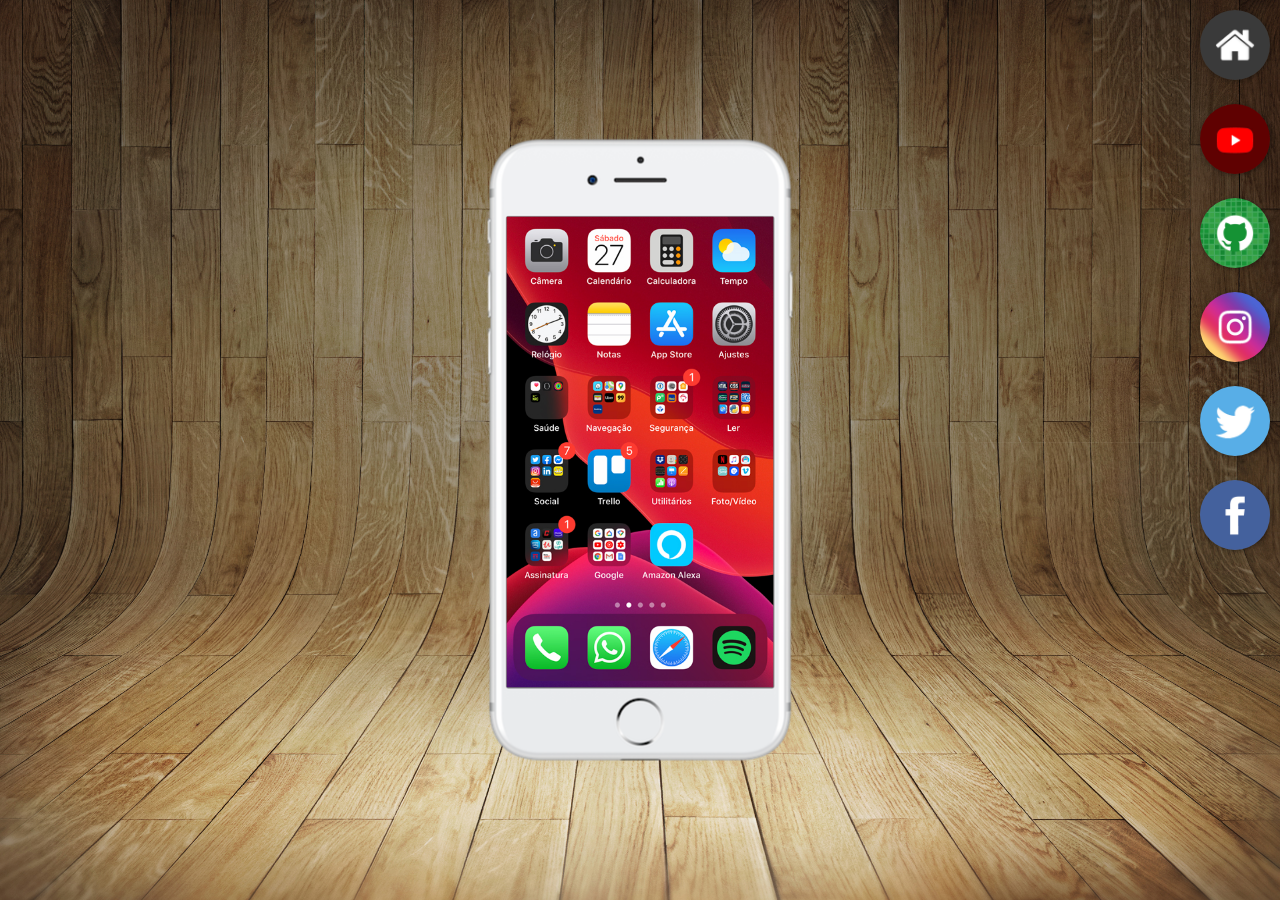
<file: index.html>
<!DOCTYPE html>
<html lang="pt-br">
<head>
    <meta charset="UTF-8">
    <meta name="viewport" content="width=device-width, initial-scale=1.0">
    <title>Projeto Redes Sociais</title>
    <link rel="shortcut icon" href="imagens/favicon.ico" type="image/x-icon">
    <link rel="stylesheet" href="estilos/style.css">
</head>
<body>
    <main>
        <section id="celular">
           <iframe src="home.html" frameborder="0" id="tela" name="tela"> 
            seu navegaodr é compatível com isso
           </iframe>
        </section>
        <section id="redes">
            <a href="home.html" target="tela"><img src="imagens/logo-home.jpg" alt=""></a>  <br>
            <a href="youtube.html" target="tela"><img src="imagens/logo-youtube.jpg" alt=""></a> <br>
            <a href="github.html" target="tela"><img src="imagens/logo-github.jpg" alt=""></a> <br>
            <a href="intagram.html" target="tela"><img src="imagens/logo-instagram.jpg" alt=""></a> <br>
            <a href="twitter.html" target="tela"><img src="imagens/logo-twitter.jpg" alt=""></a> <br>
            <a href="facebook.html" target="tela"><img src="imagens/logo-facebook.jpg" alt=""></a> <br>
        </section>
    </main>
</body>
</html>
</file>
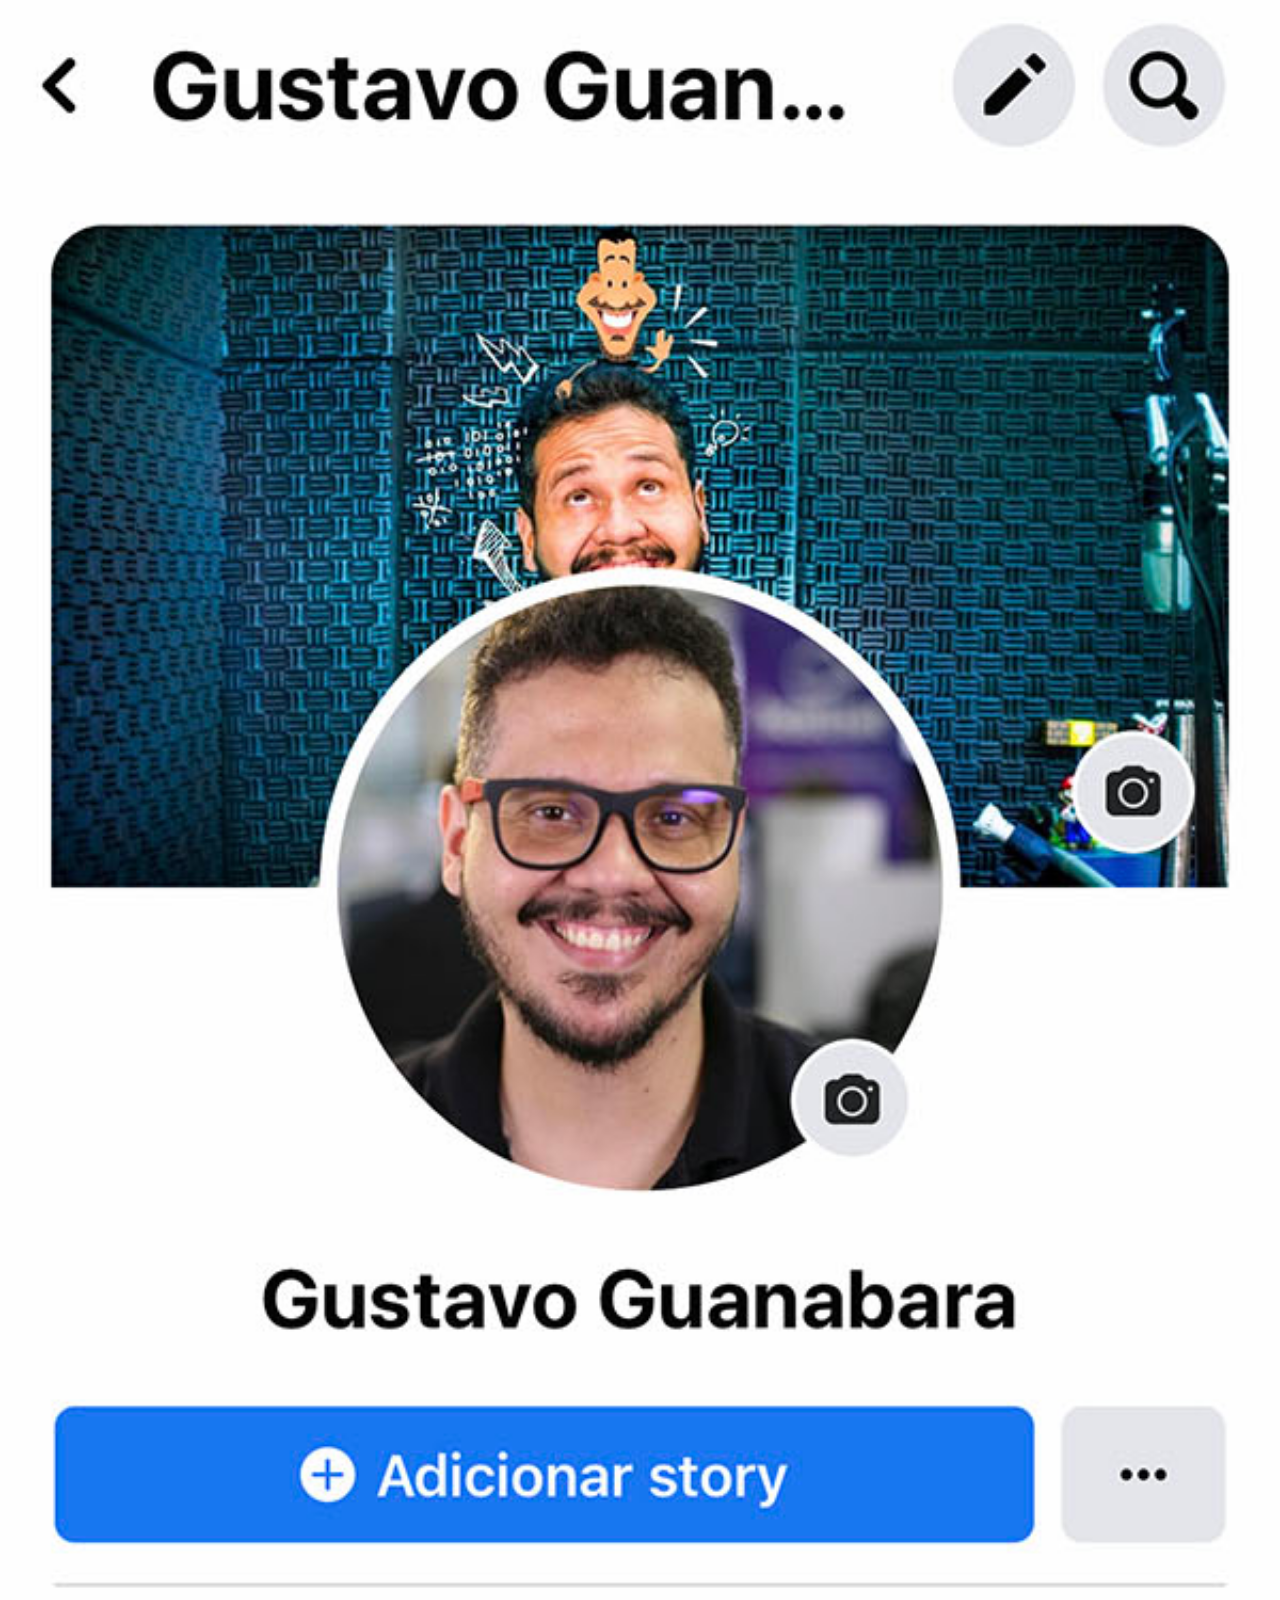
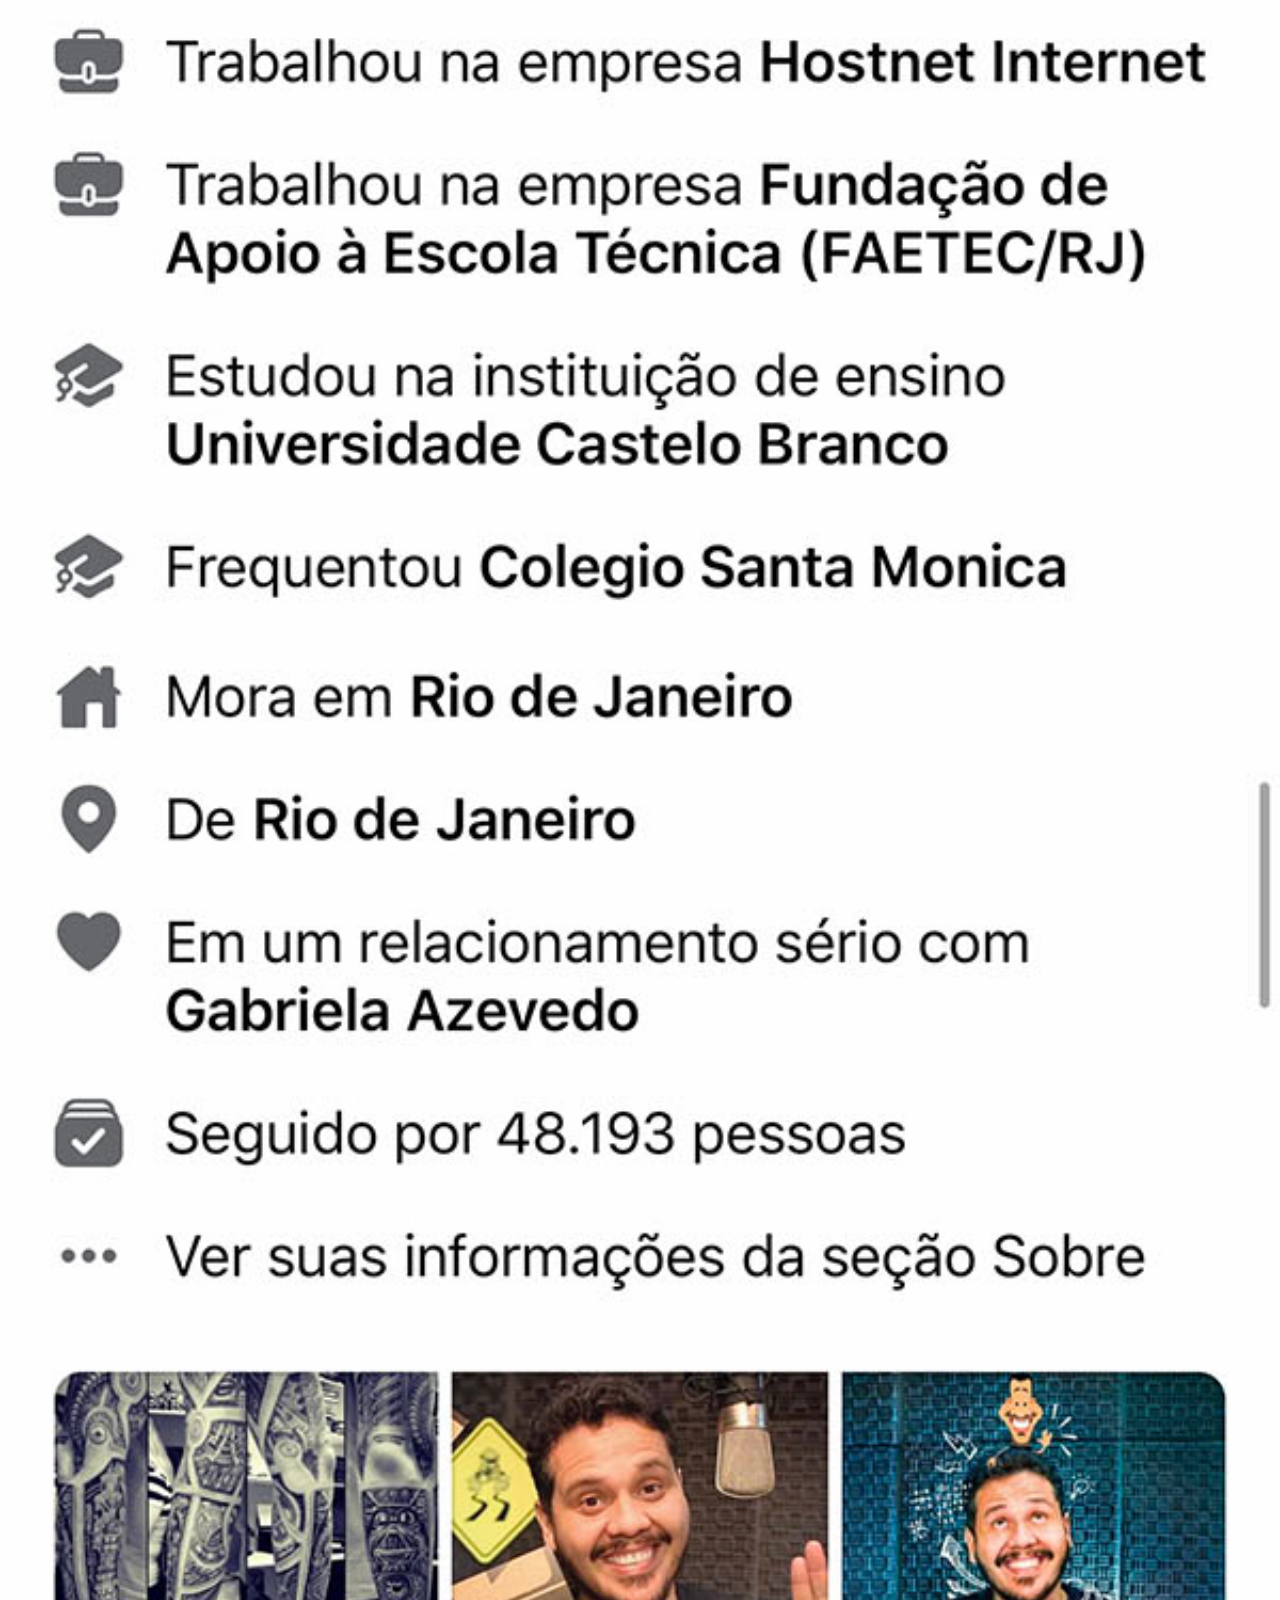
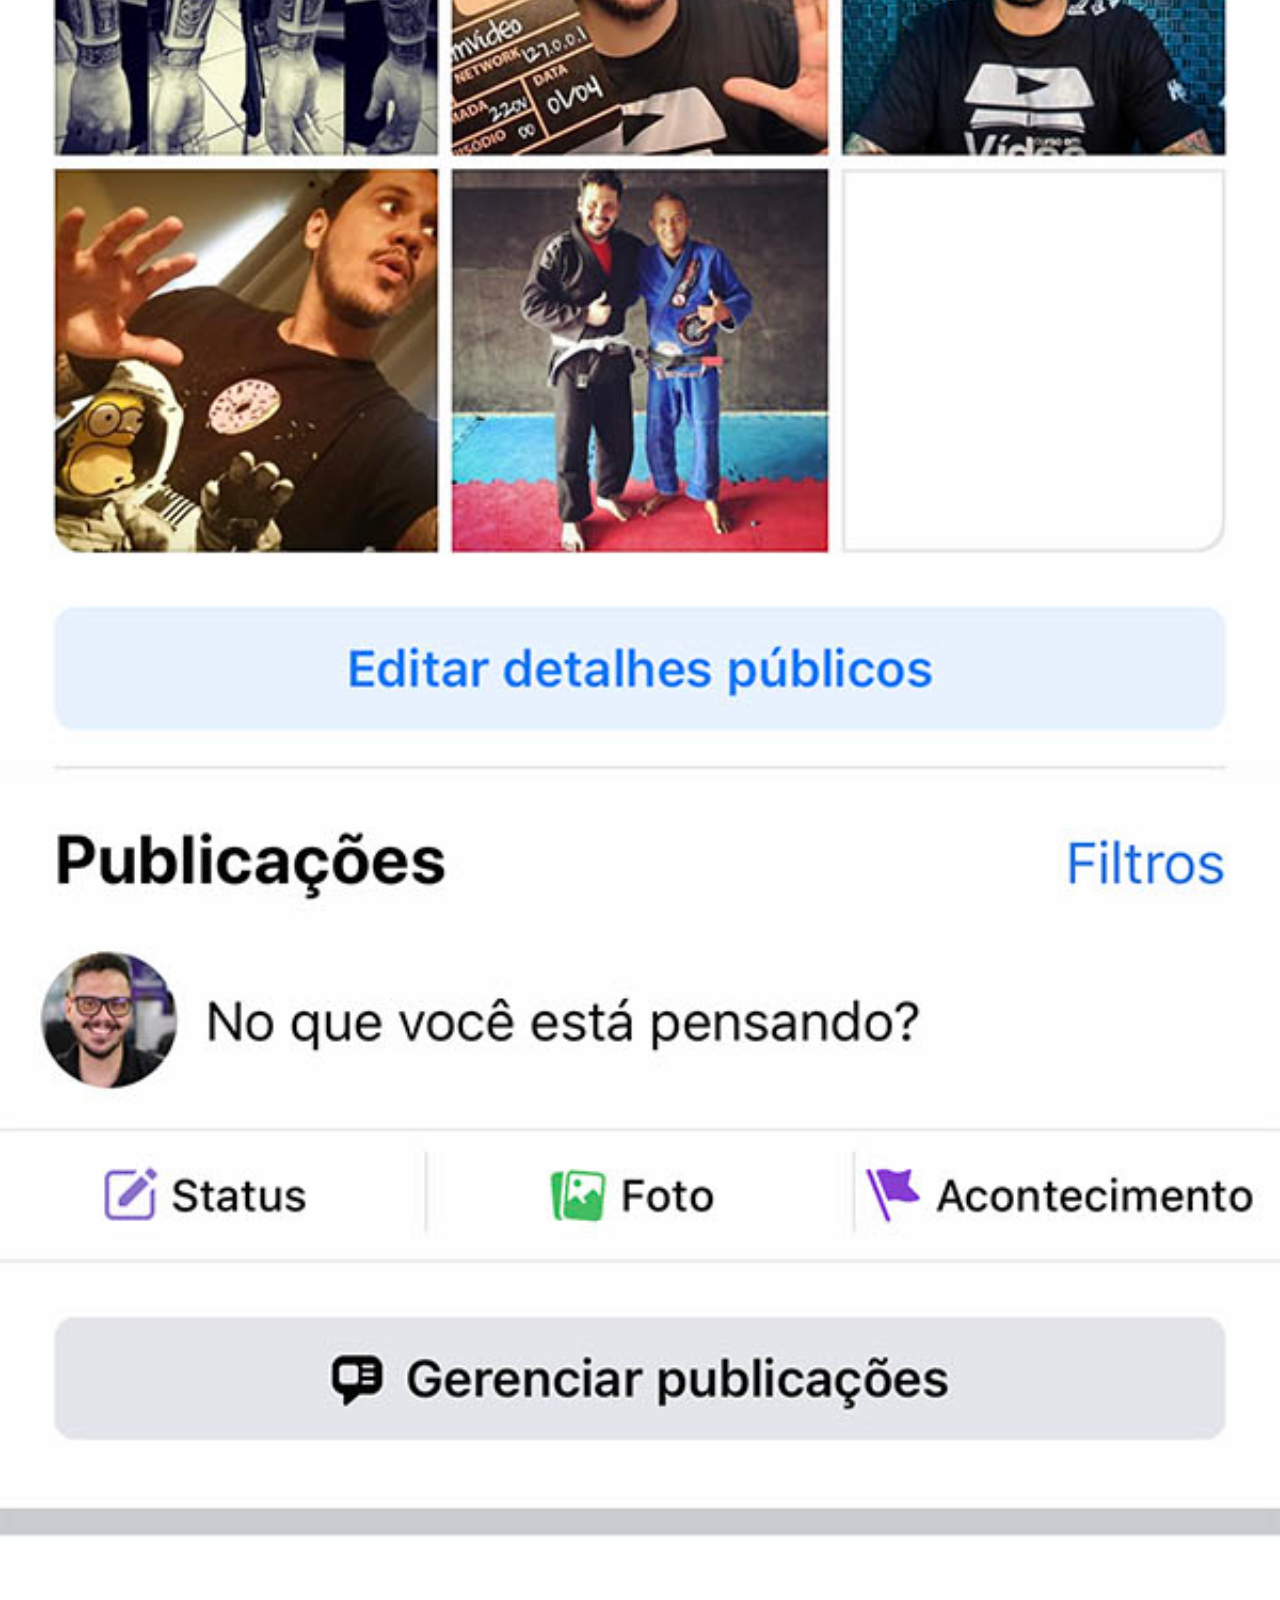
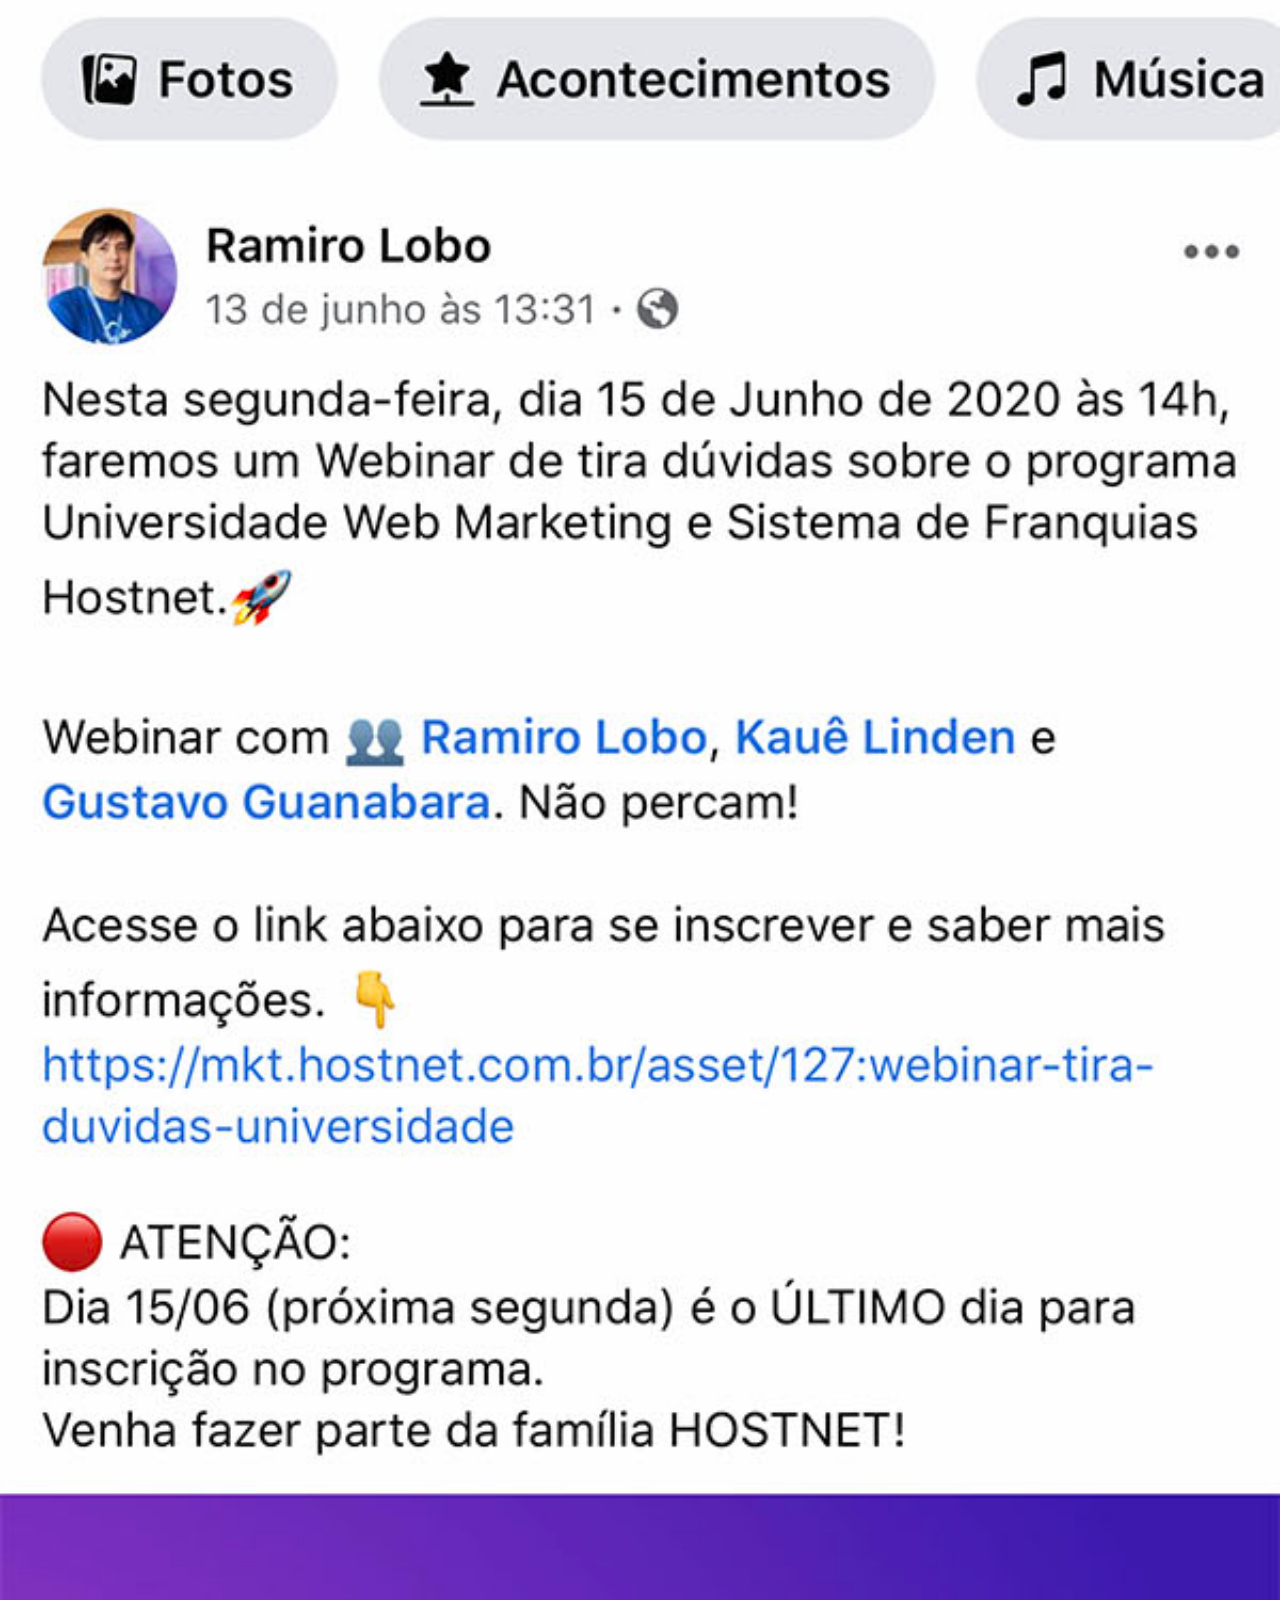
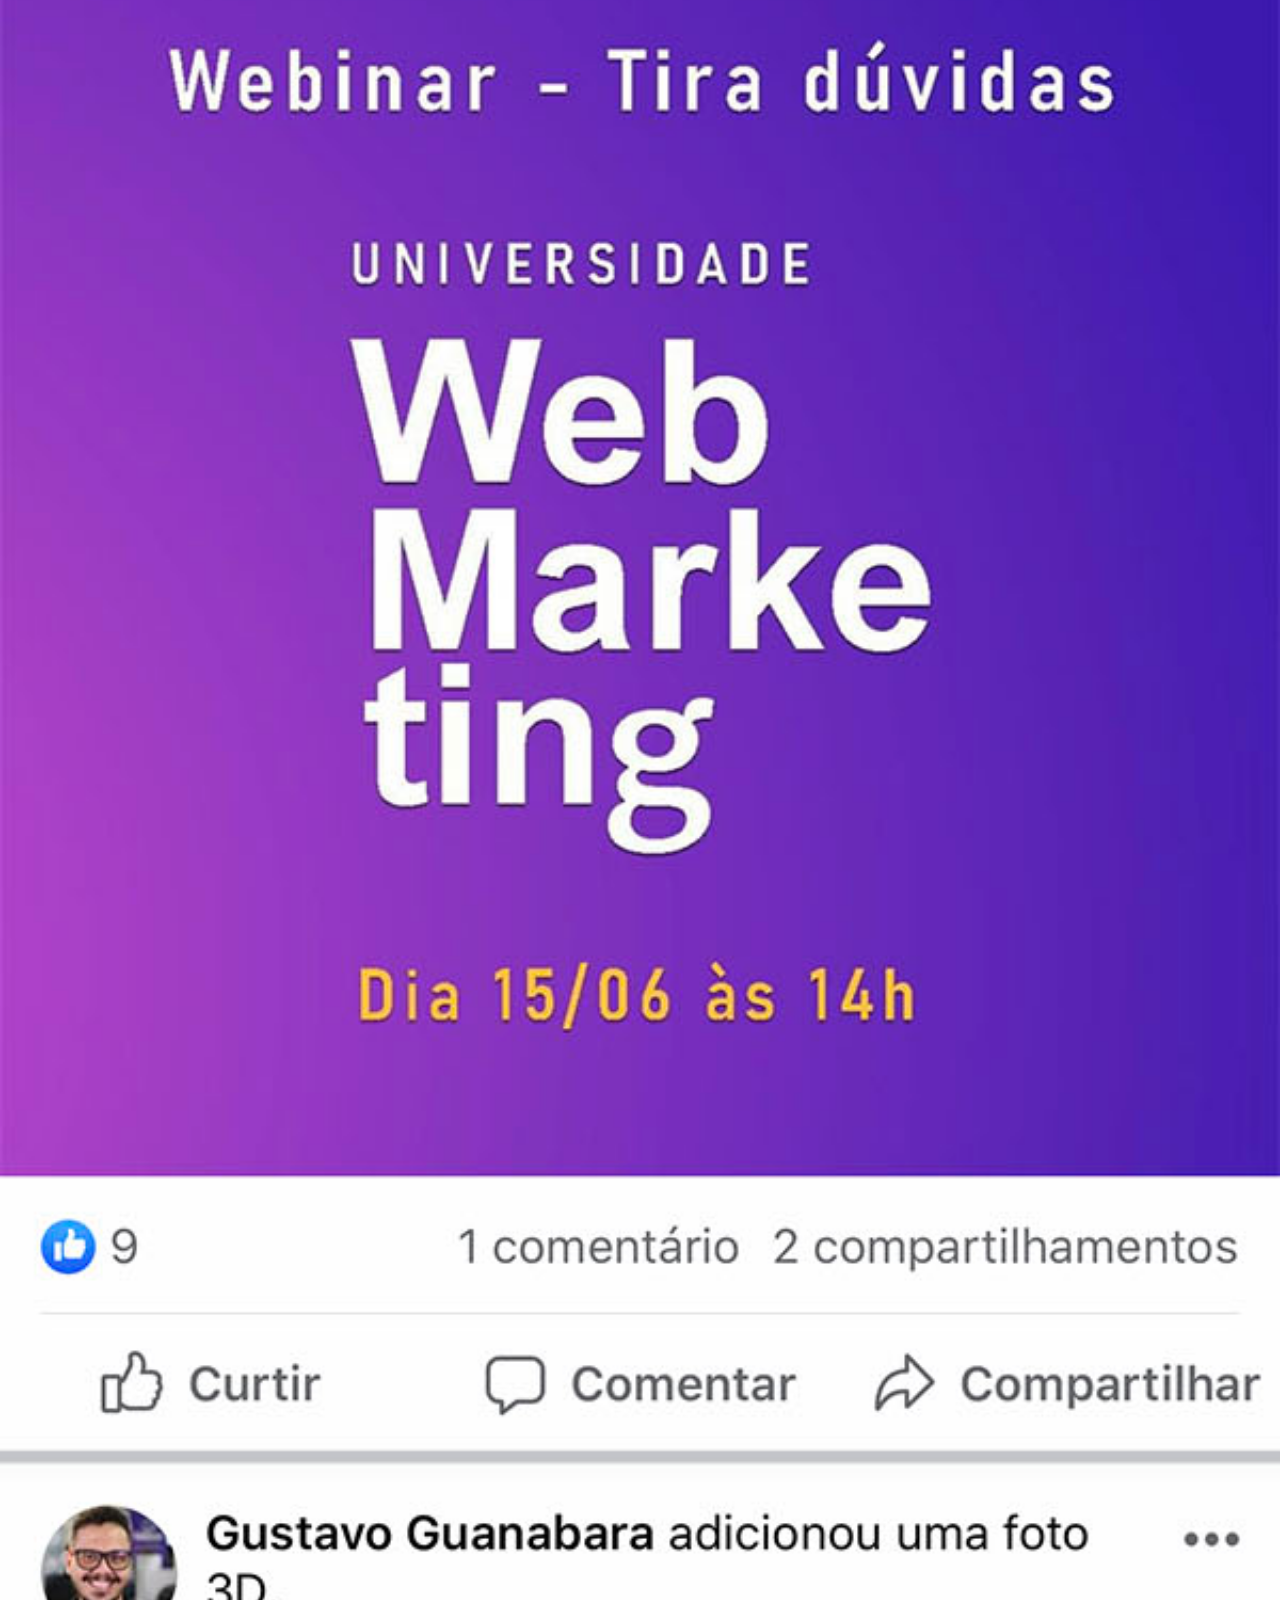
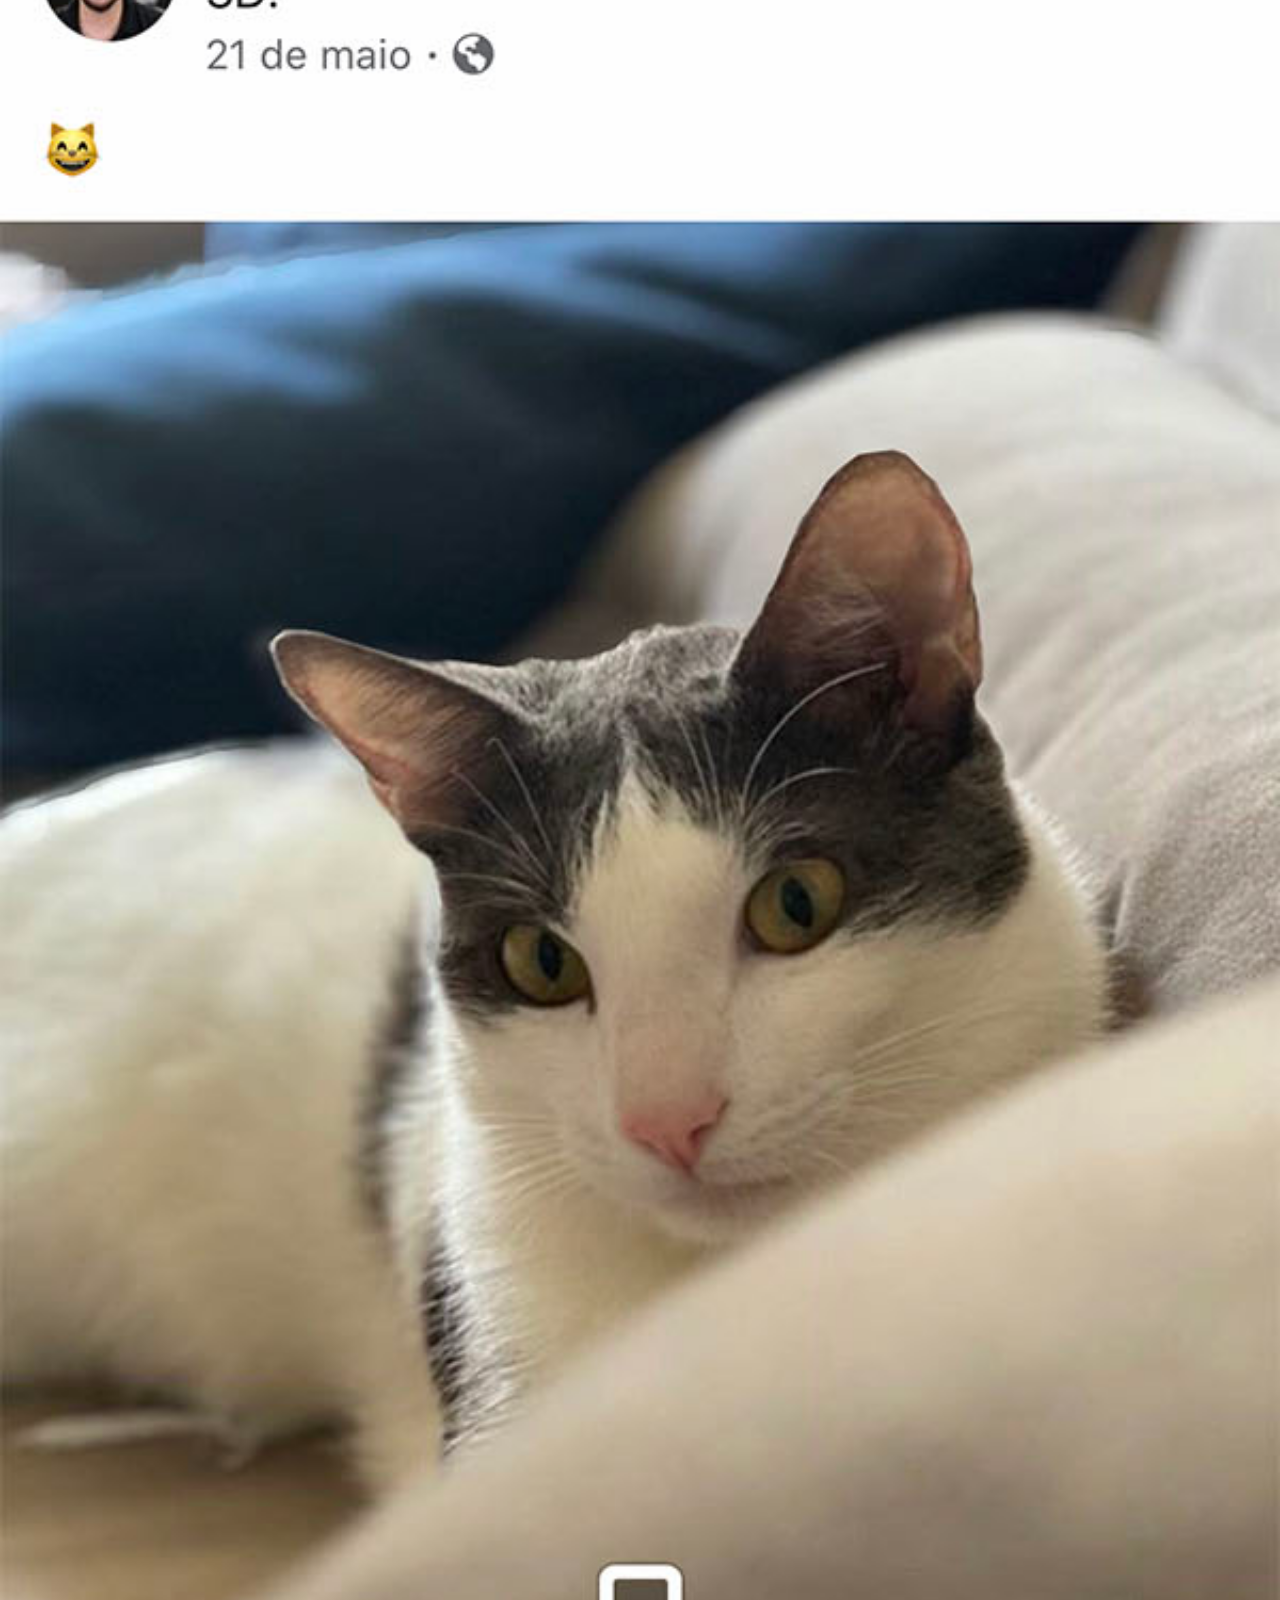
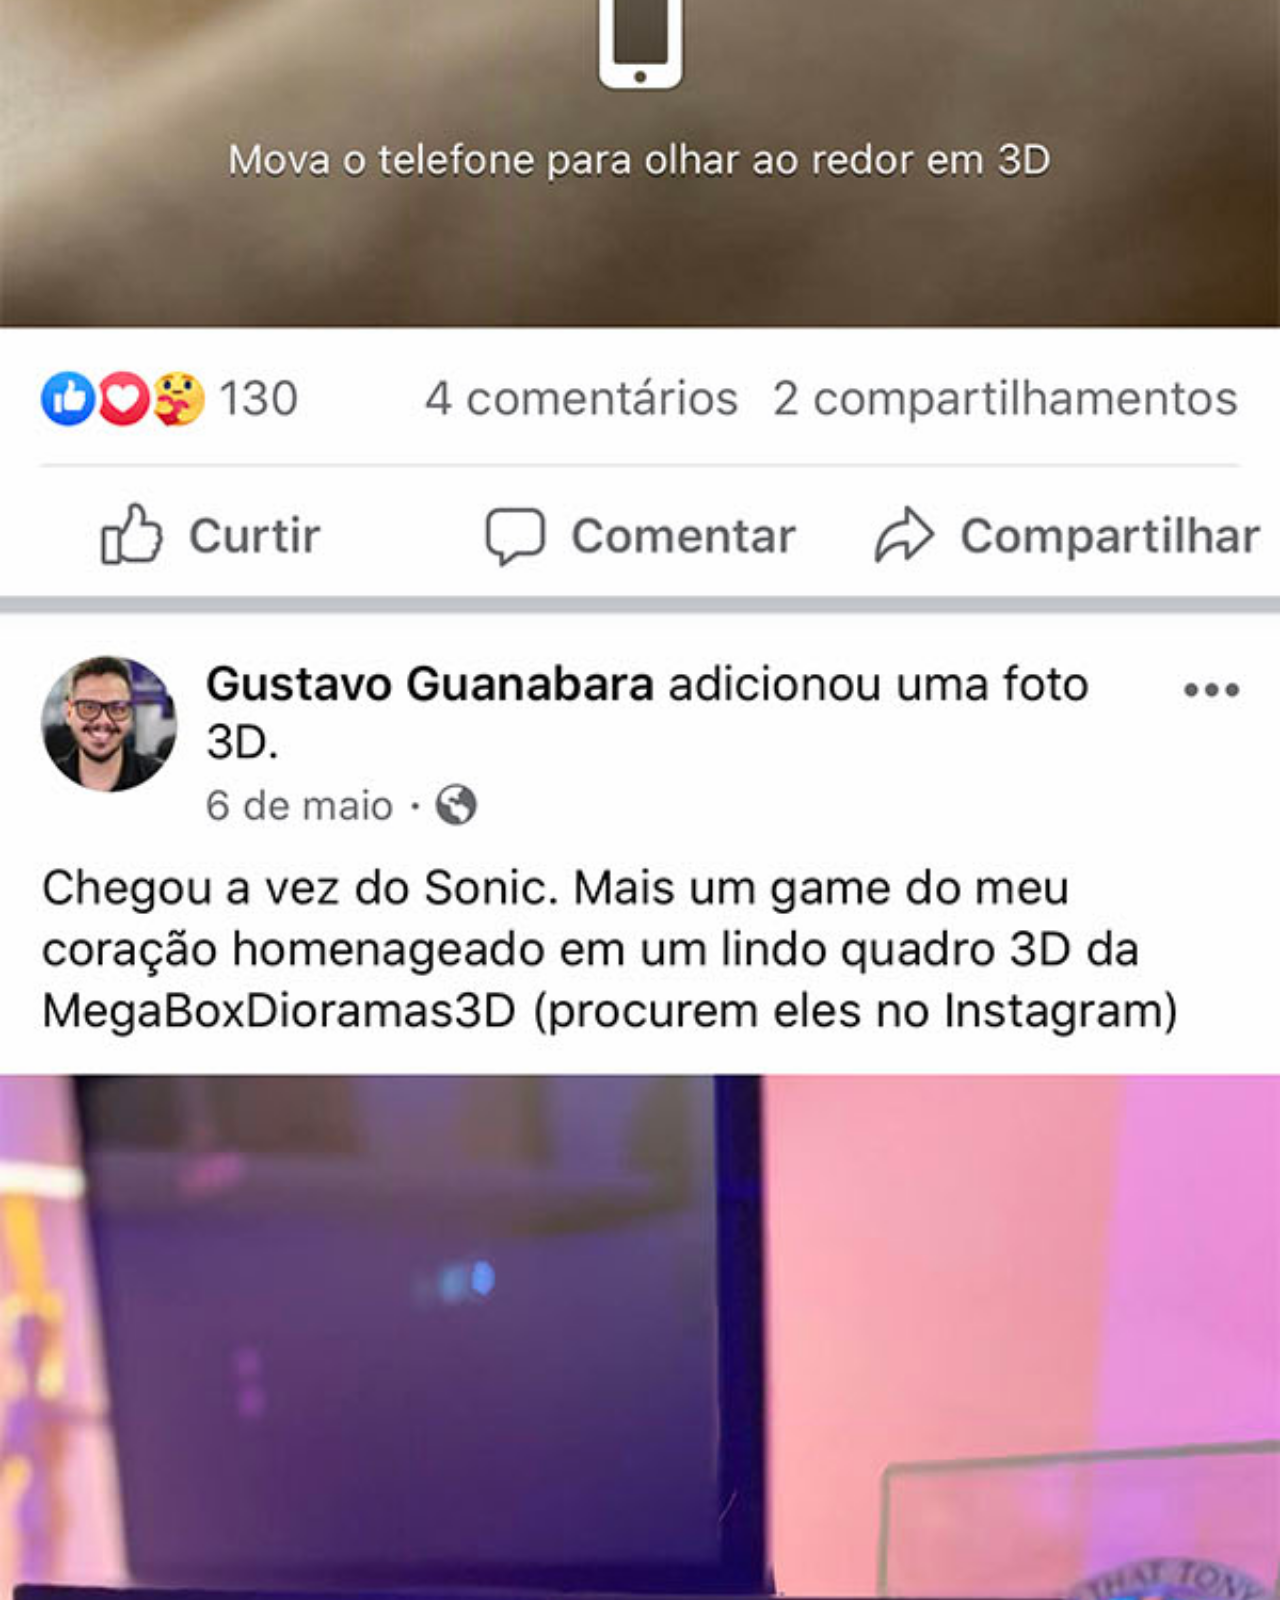
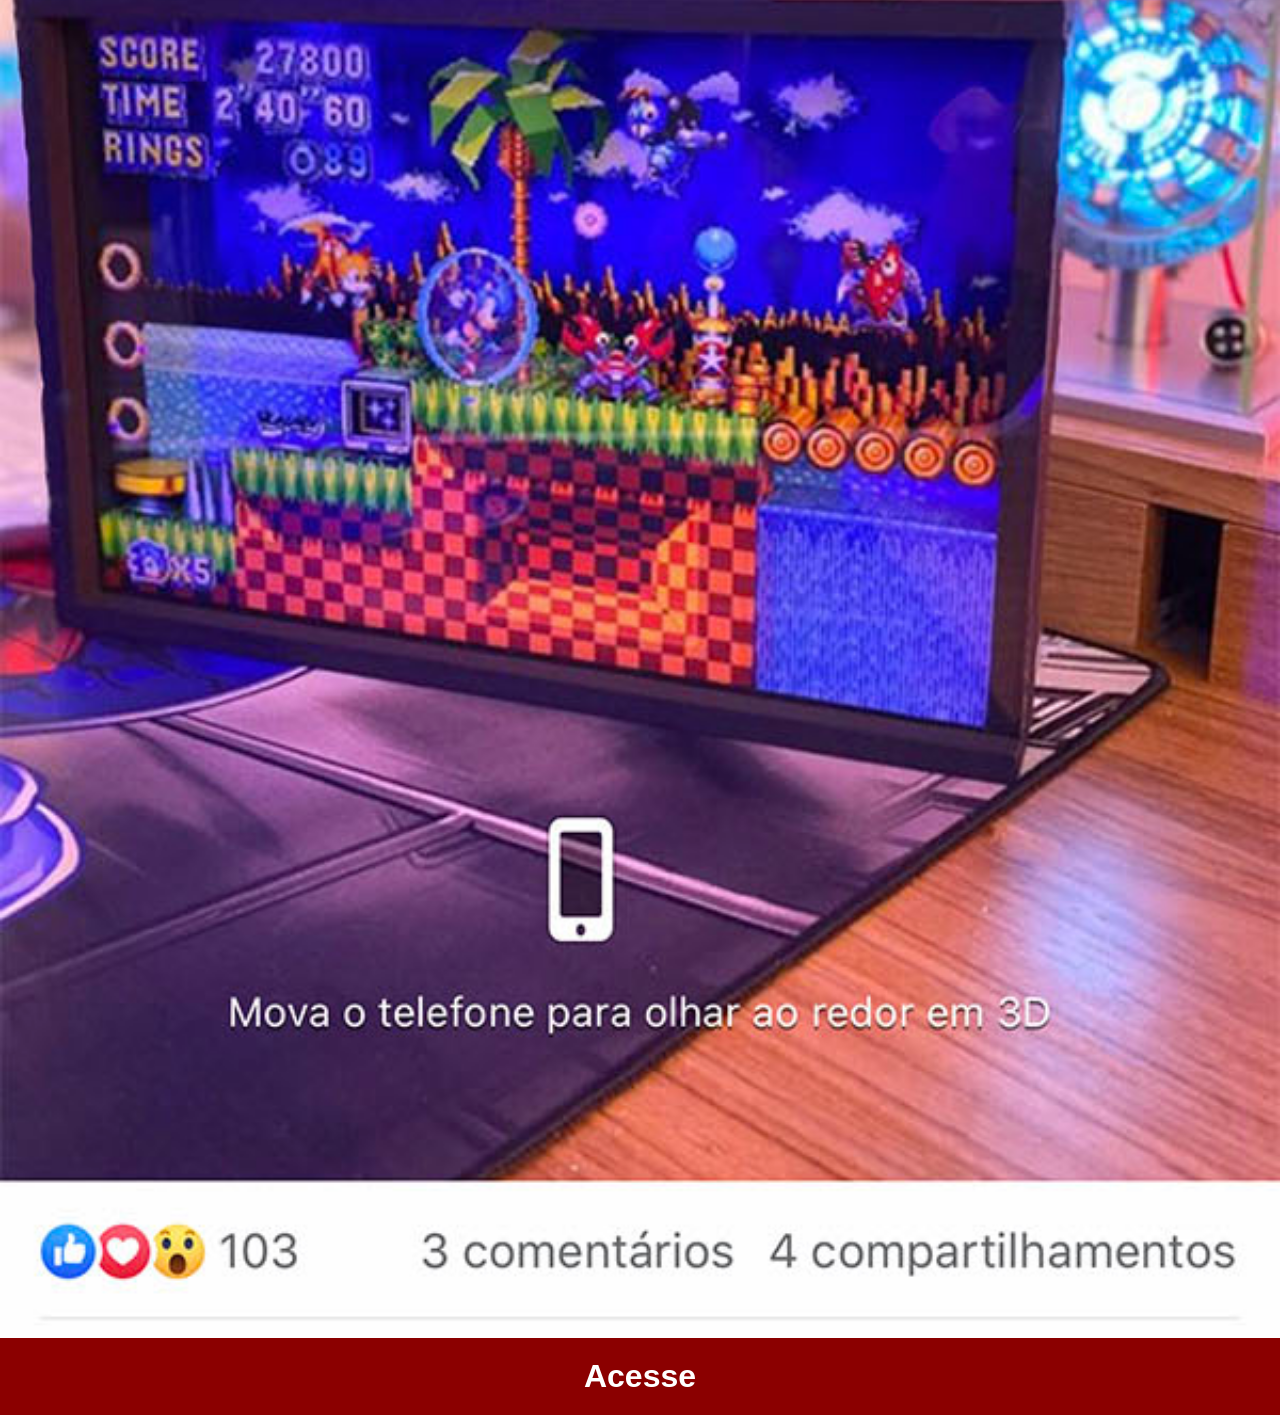
<file: facebook.html>
<!DOCTYPE html>
<html lang="en">
<head>
    <meta charset="UTF-8">
    <meta name="viewport" content="width=device-width, initial-scale=1.0">
    <title>Facebook</title>
    <link rel="stylesheet" href="estilos/social.css">
</head>
<body>
    <img src="imagens/tela-facebook.jpg" alt="tela face">
    <a href="https://www.facebook.com/gustavoguanabara/?locale=pt_BR" target="_blank">Acesse</a>
</body>
</html>
</file>
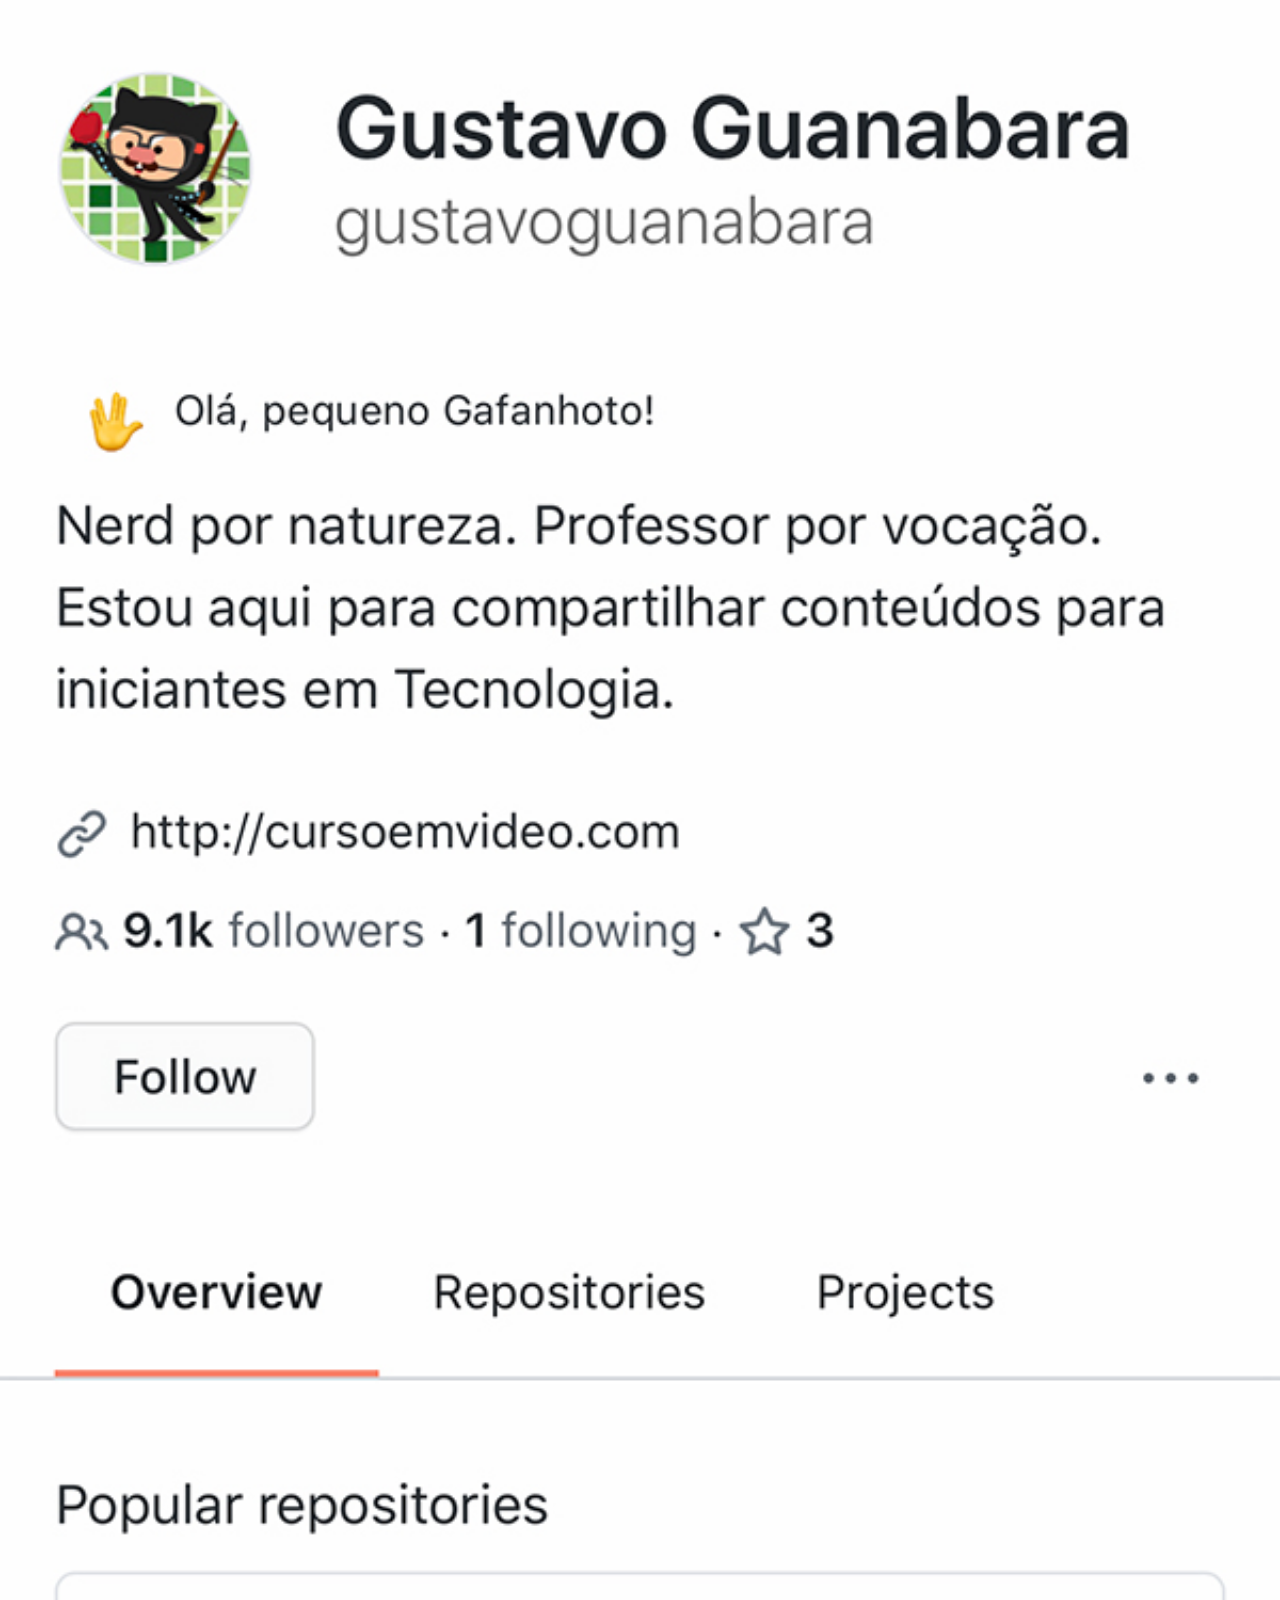
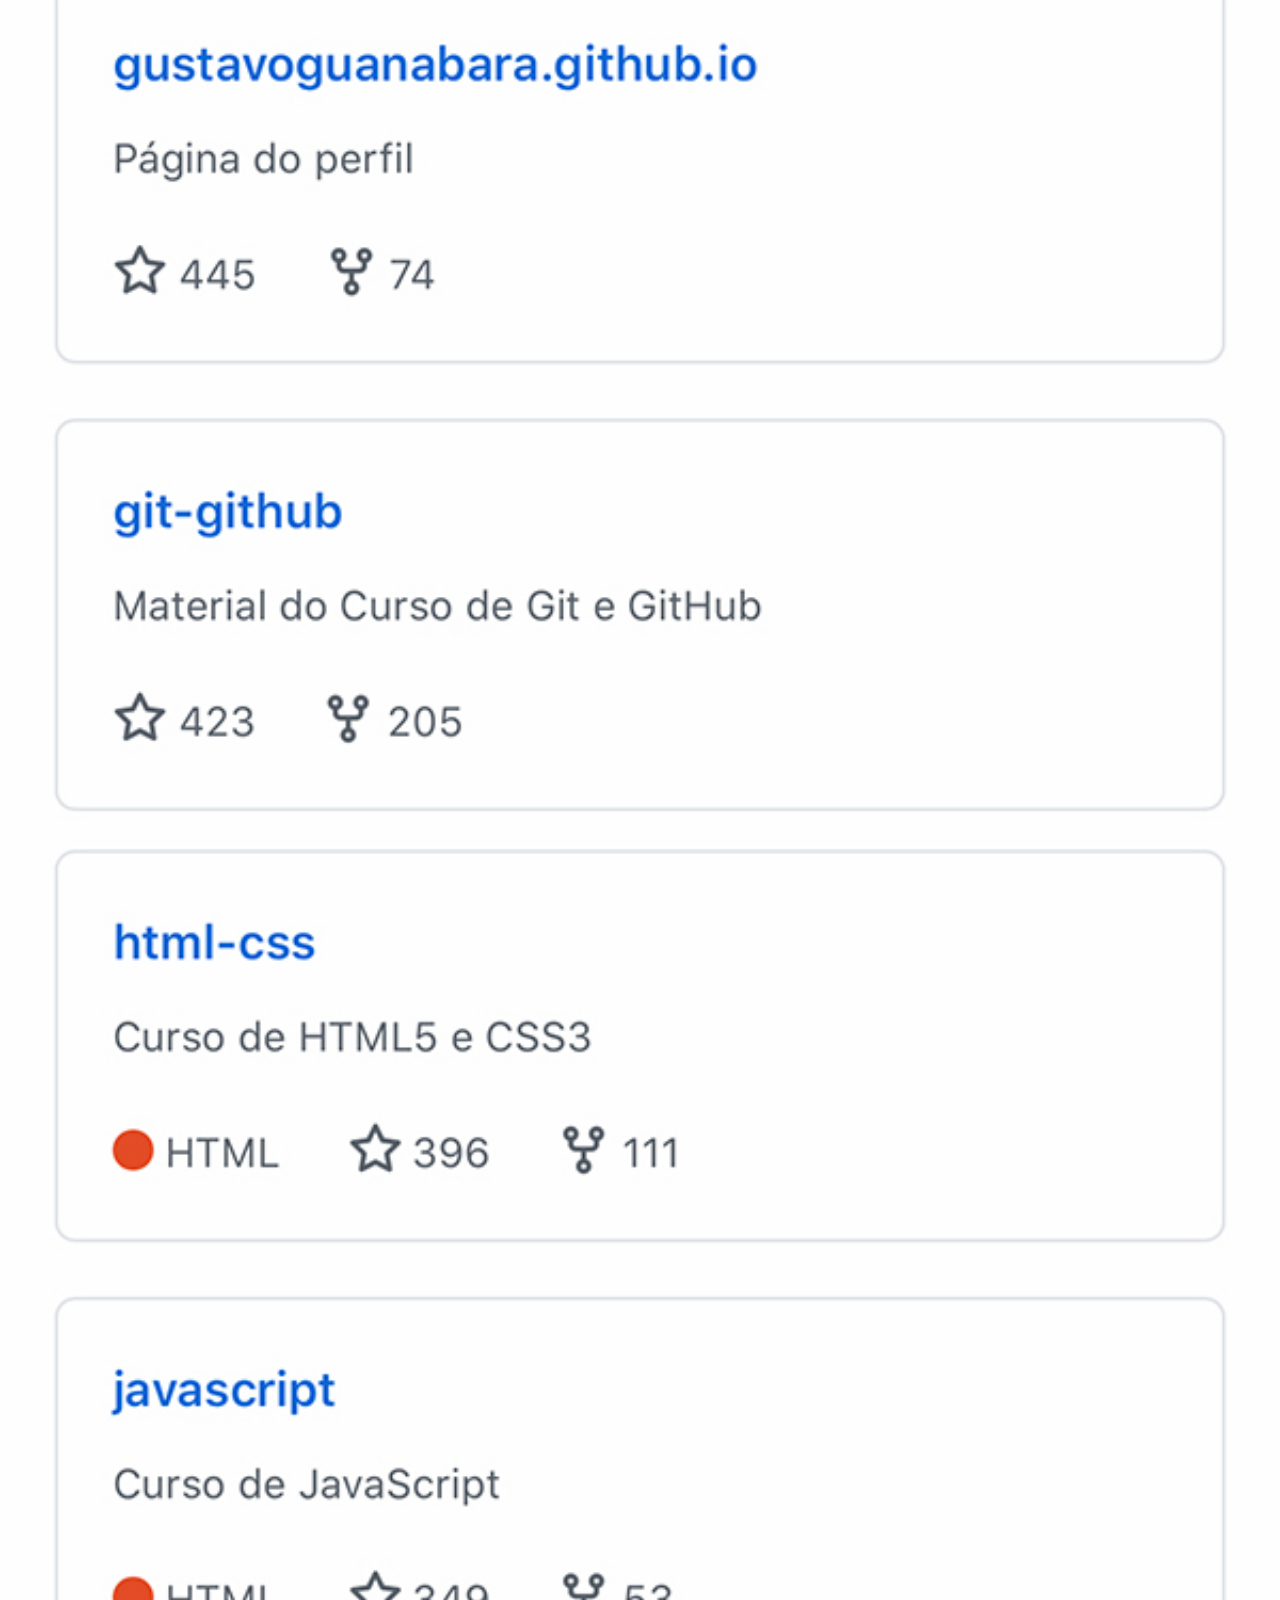
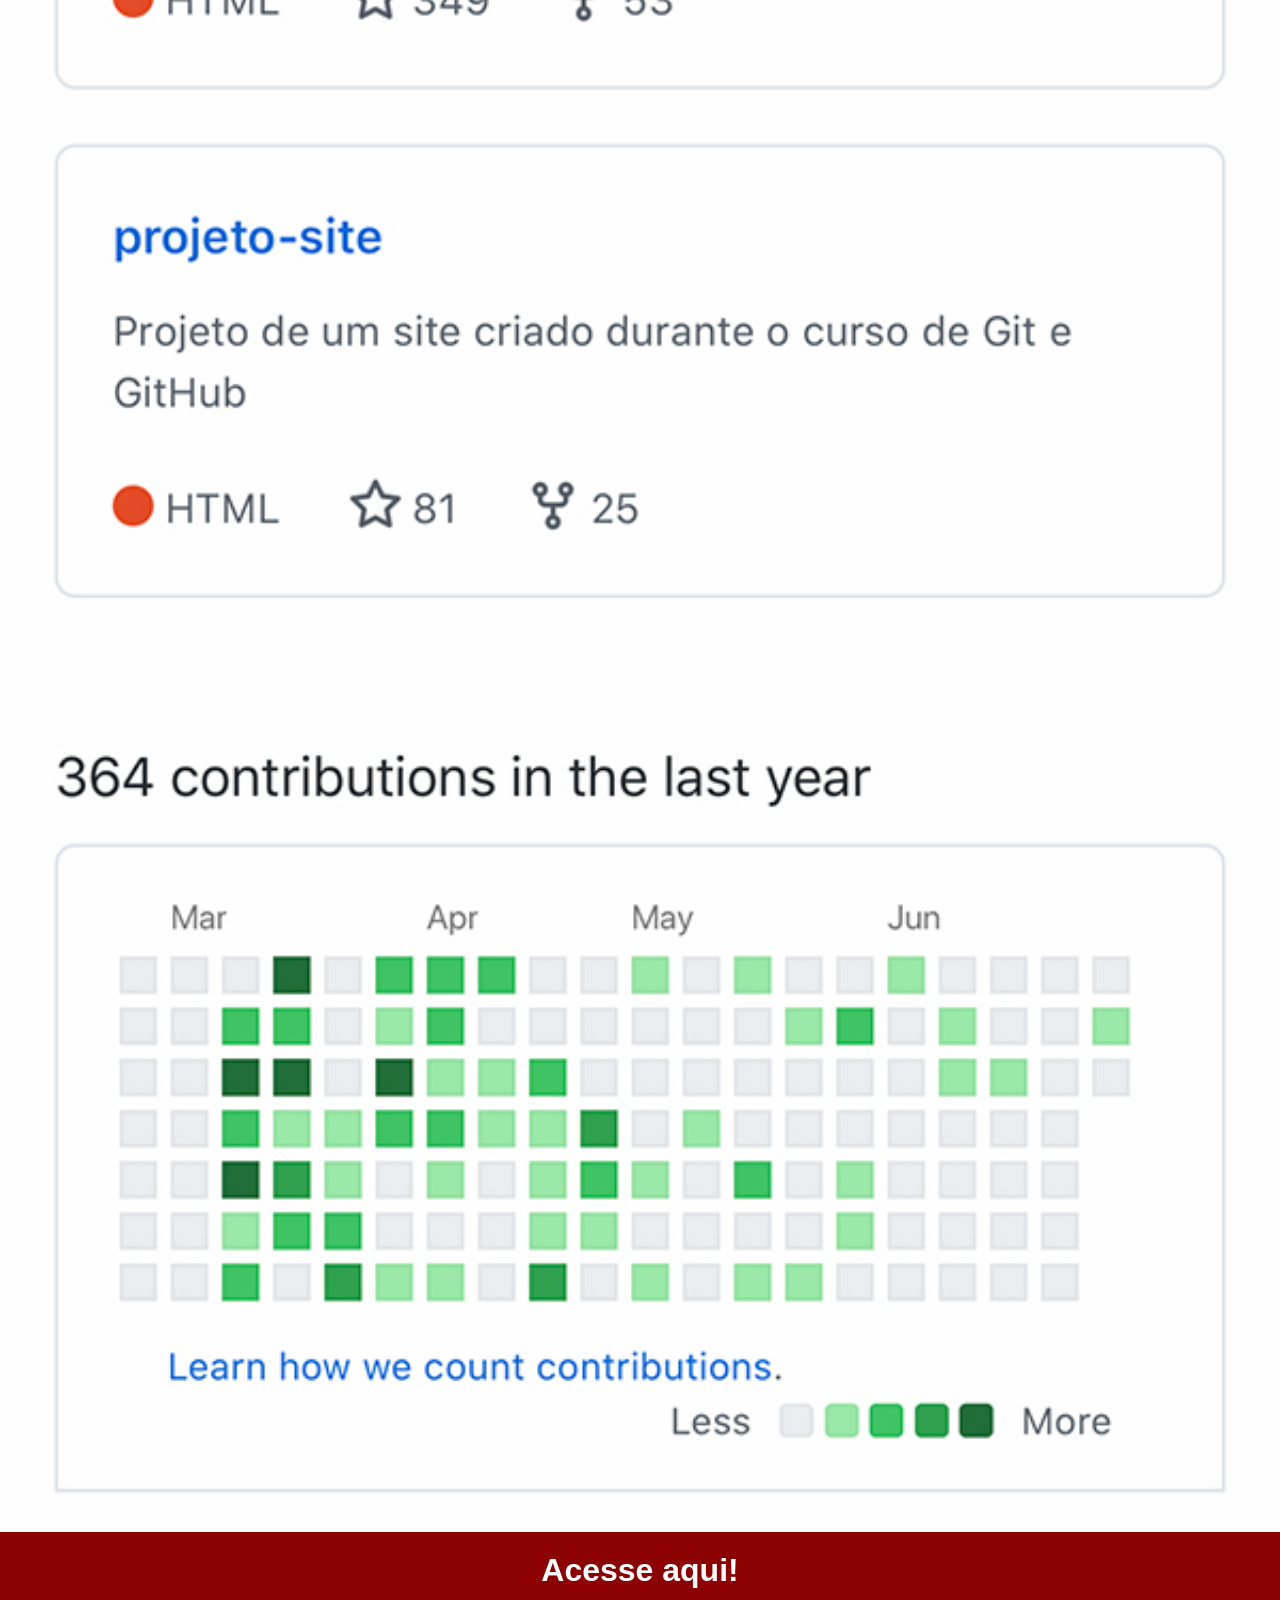
<file: github.html>
<!DOCTYPE html>
<html lang="pt-br">
<head>
    <meta charset="UTF-8">
    <meta name="viewport" content="width=device-width, initial-scale=1.0">
    <title>github</title>
    <link rel="stylesheet" href="estilos/social.css">
</head>
<body>
    <img src="imagens/tela-github.jpg" alt="">
    <a href="https://github.com/gustavoguanabara/html-css" target="_blank">Acesse aqui!</a>
</body>
</html>
</file>
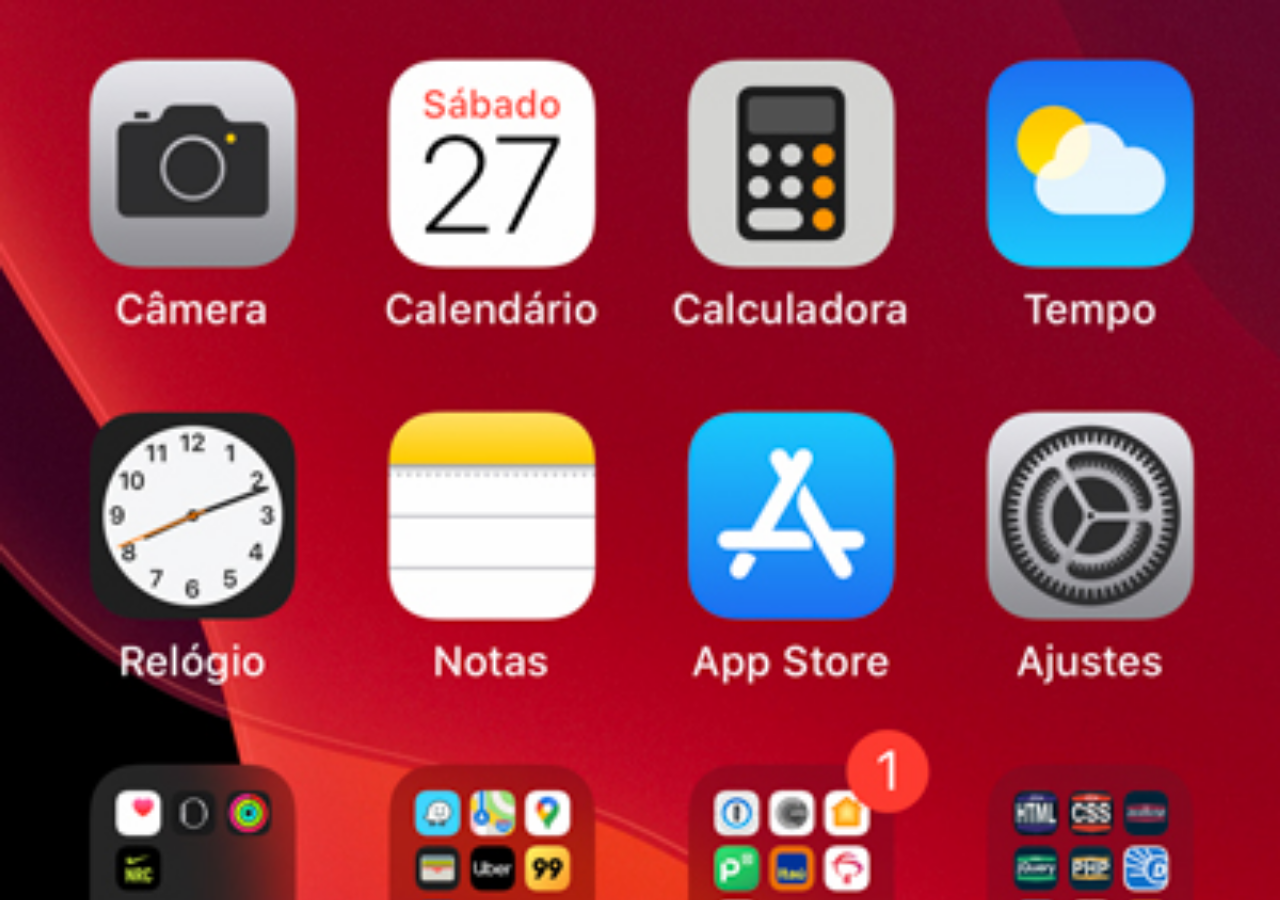
<file: home.html>
<!DOCTYPE html>
<html lang="pt-br">
<head>
    <meta charset="UTF-8">
    <meta name="viewport" content="width=device-width, initial-scale=1.0">
    <title>Home</title>
    <style>
        *{
            margin: 0;
            pad: 0;
        }
        body{
            width: 100vw;
            height: 100vh;
            background: black url(imagens/tela-home.jpg) no-repeat top center;
            background-size: cover;
        }
    </style>
</head>
<body>
    
</body>
</html>
</file>
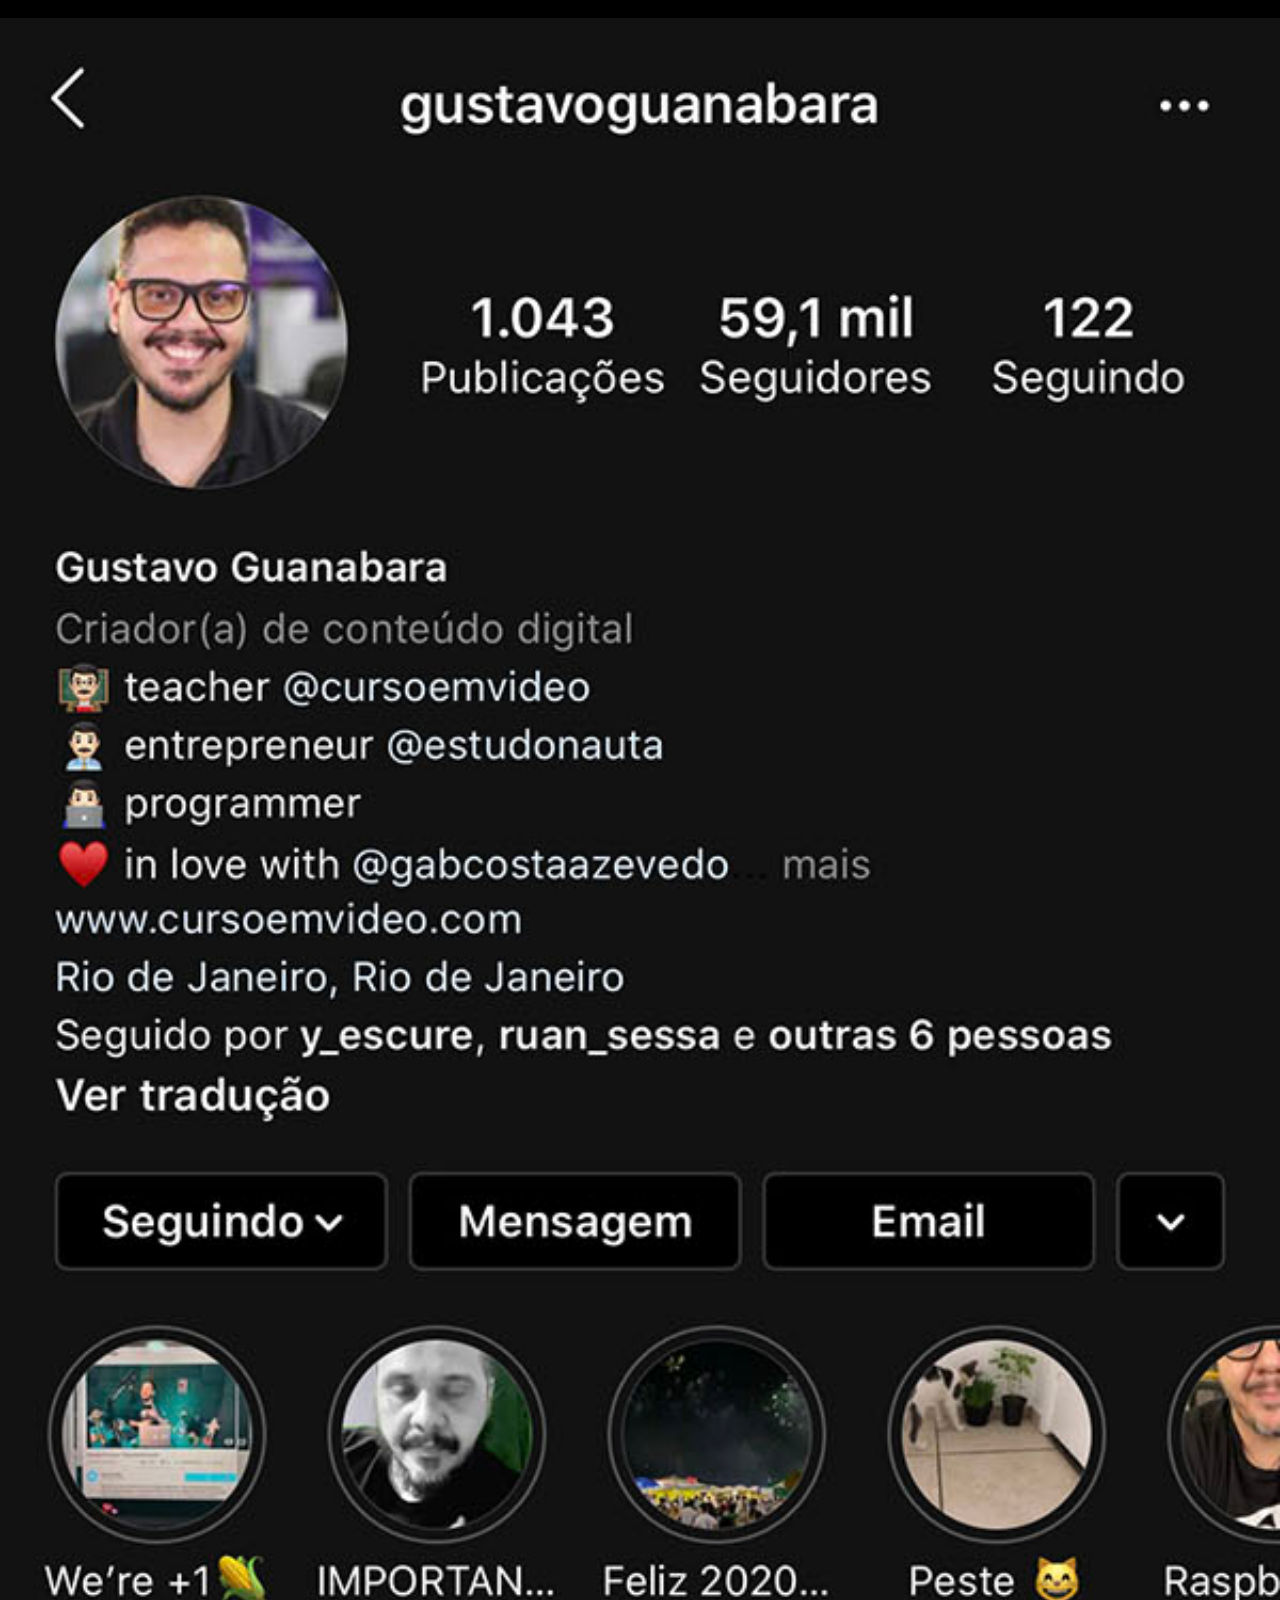
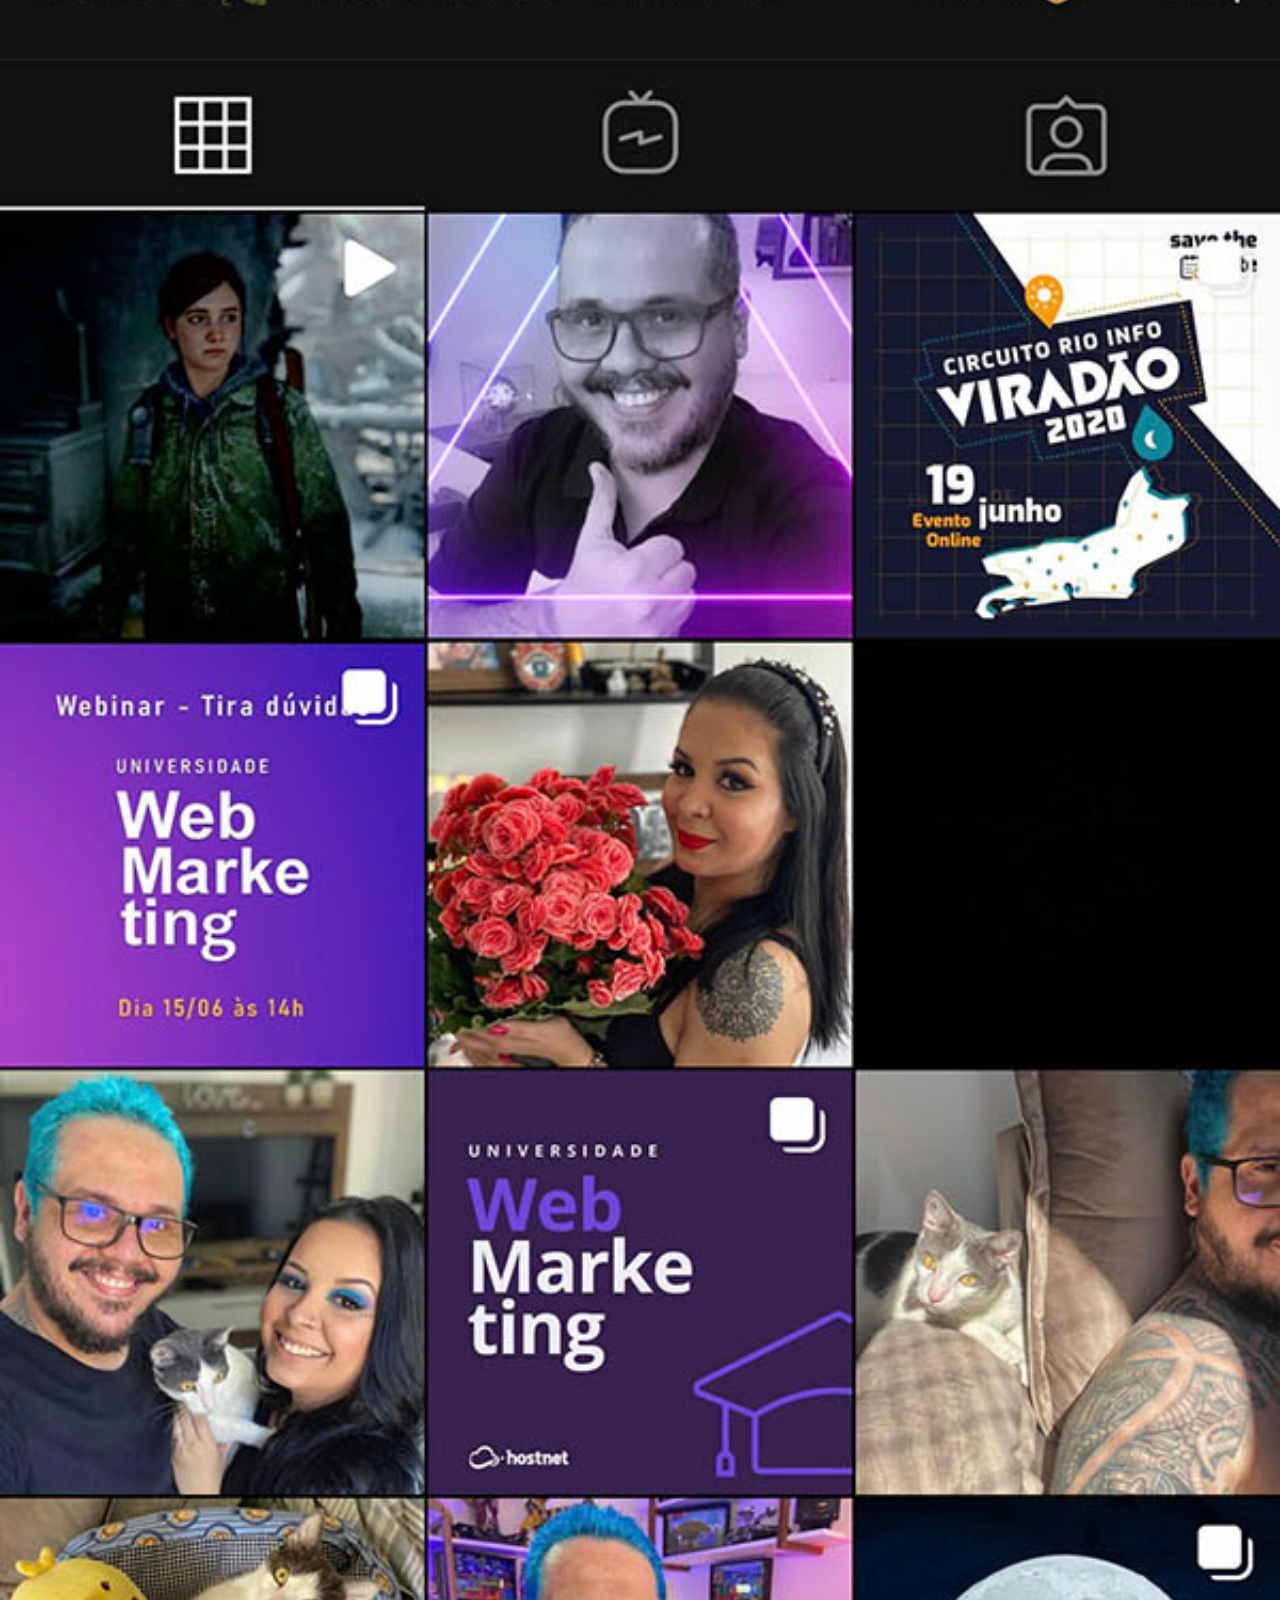
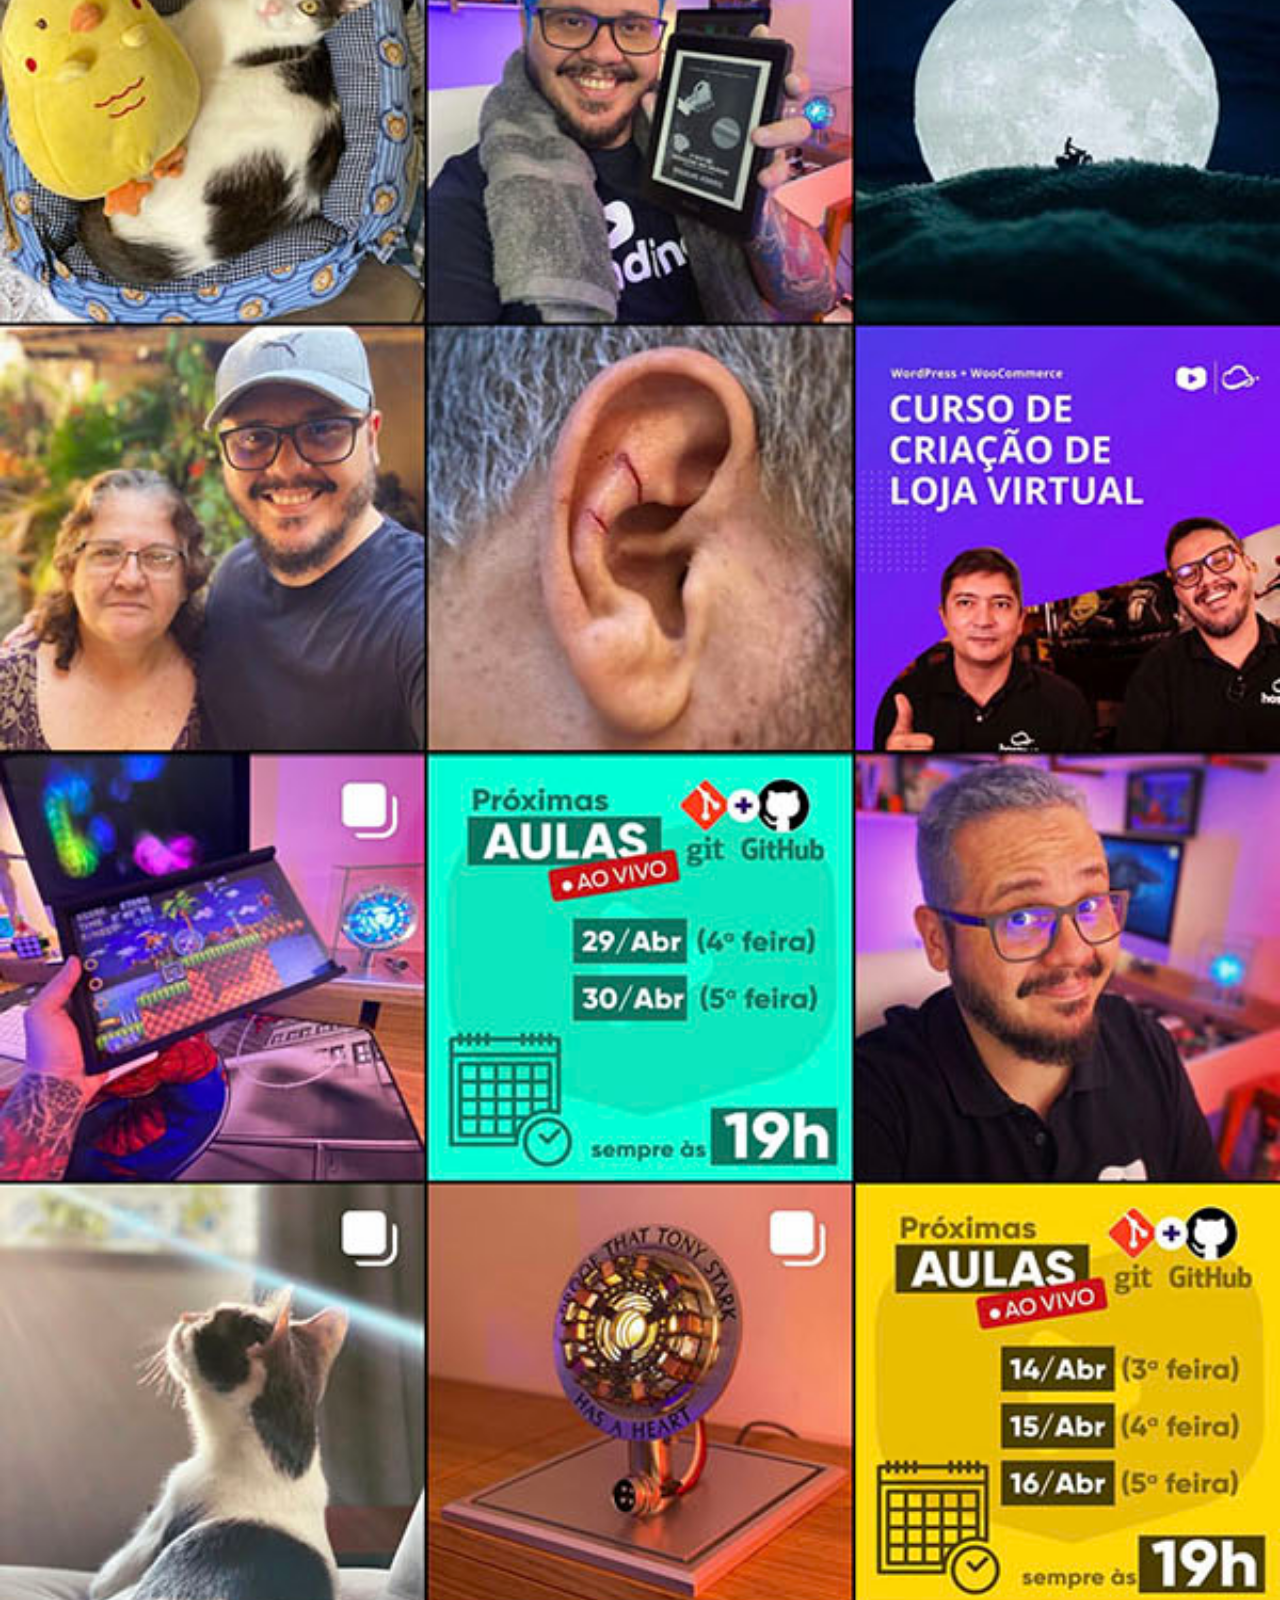
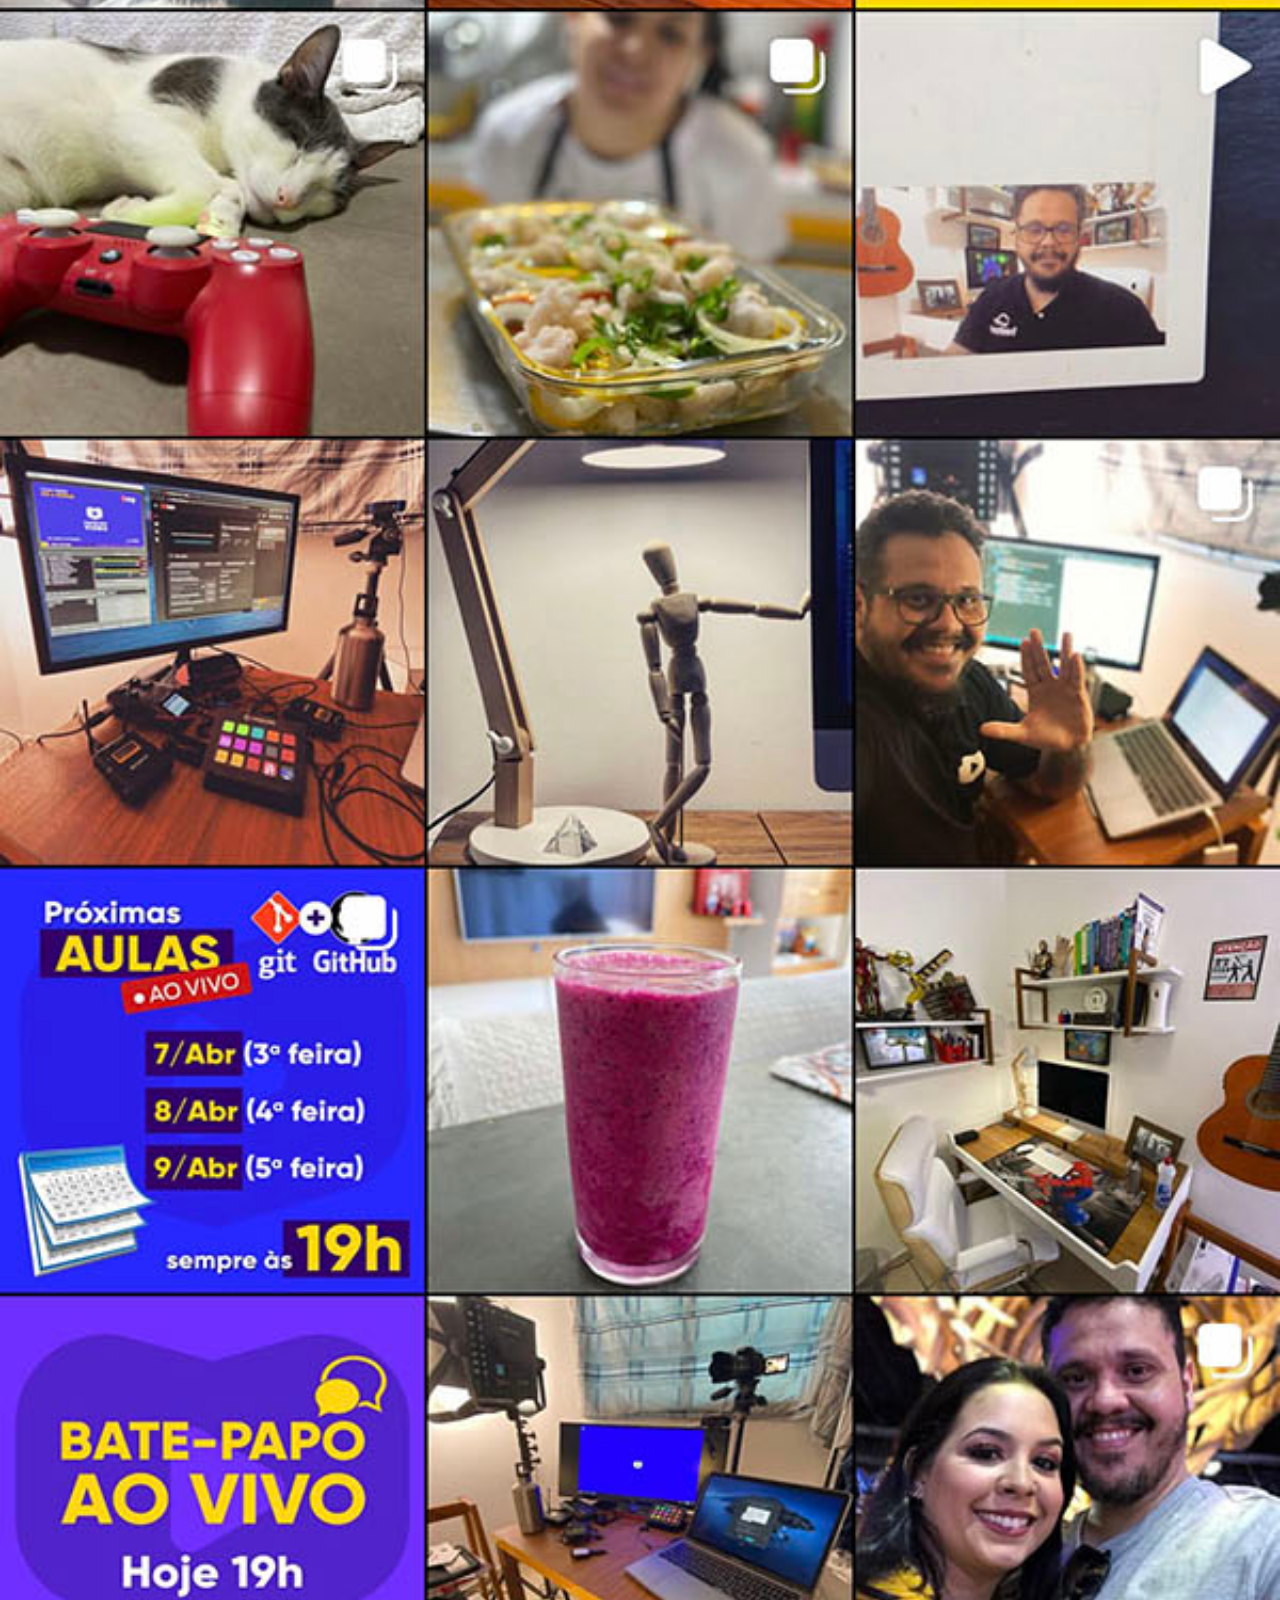
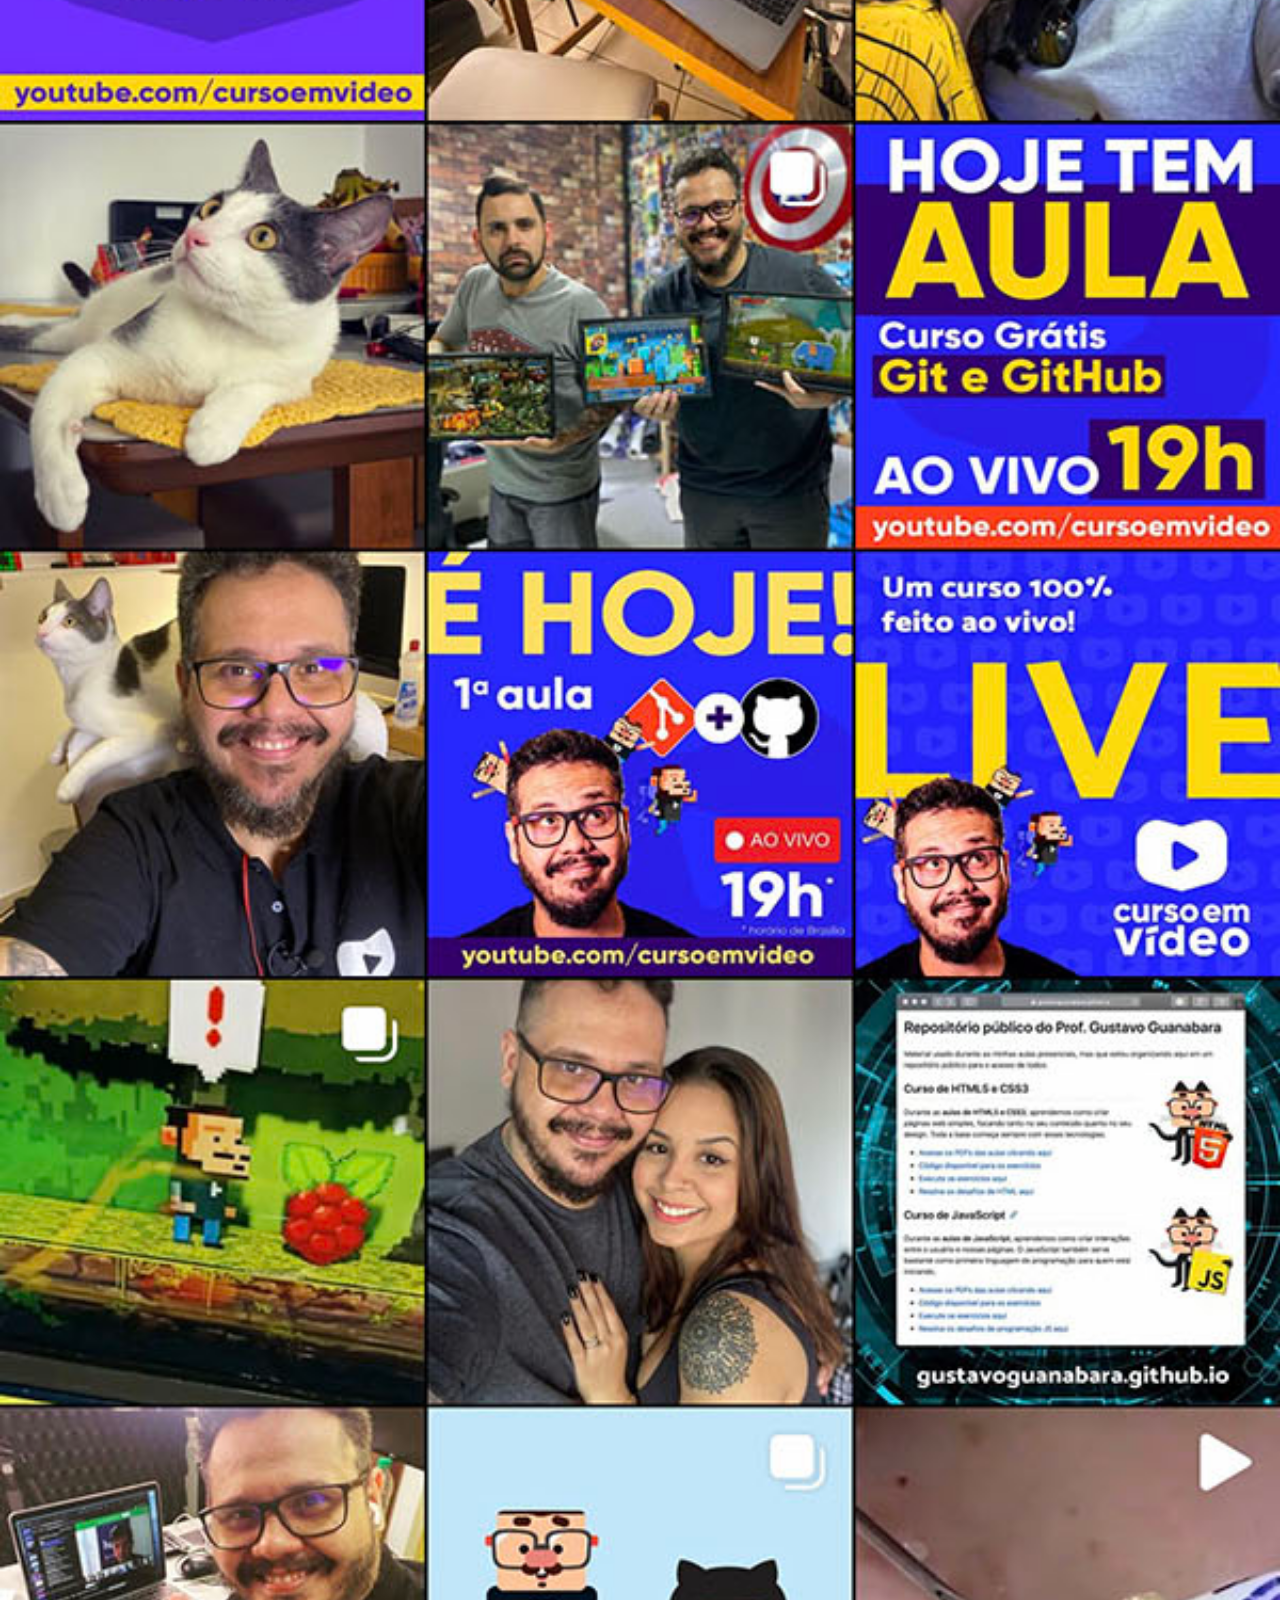
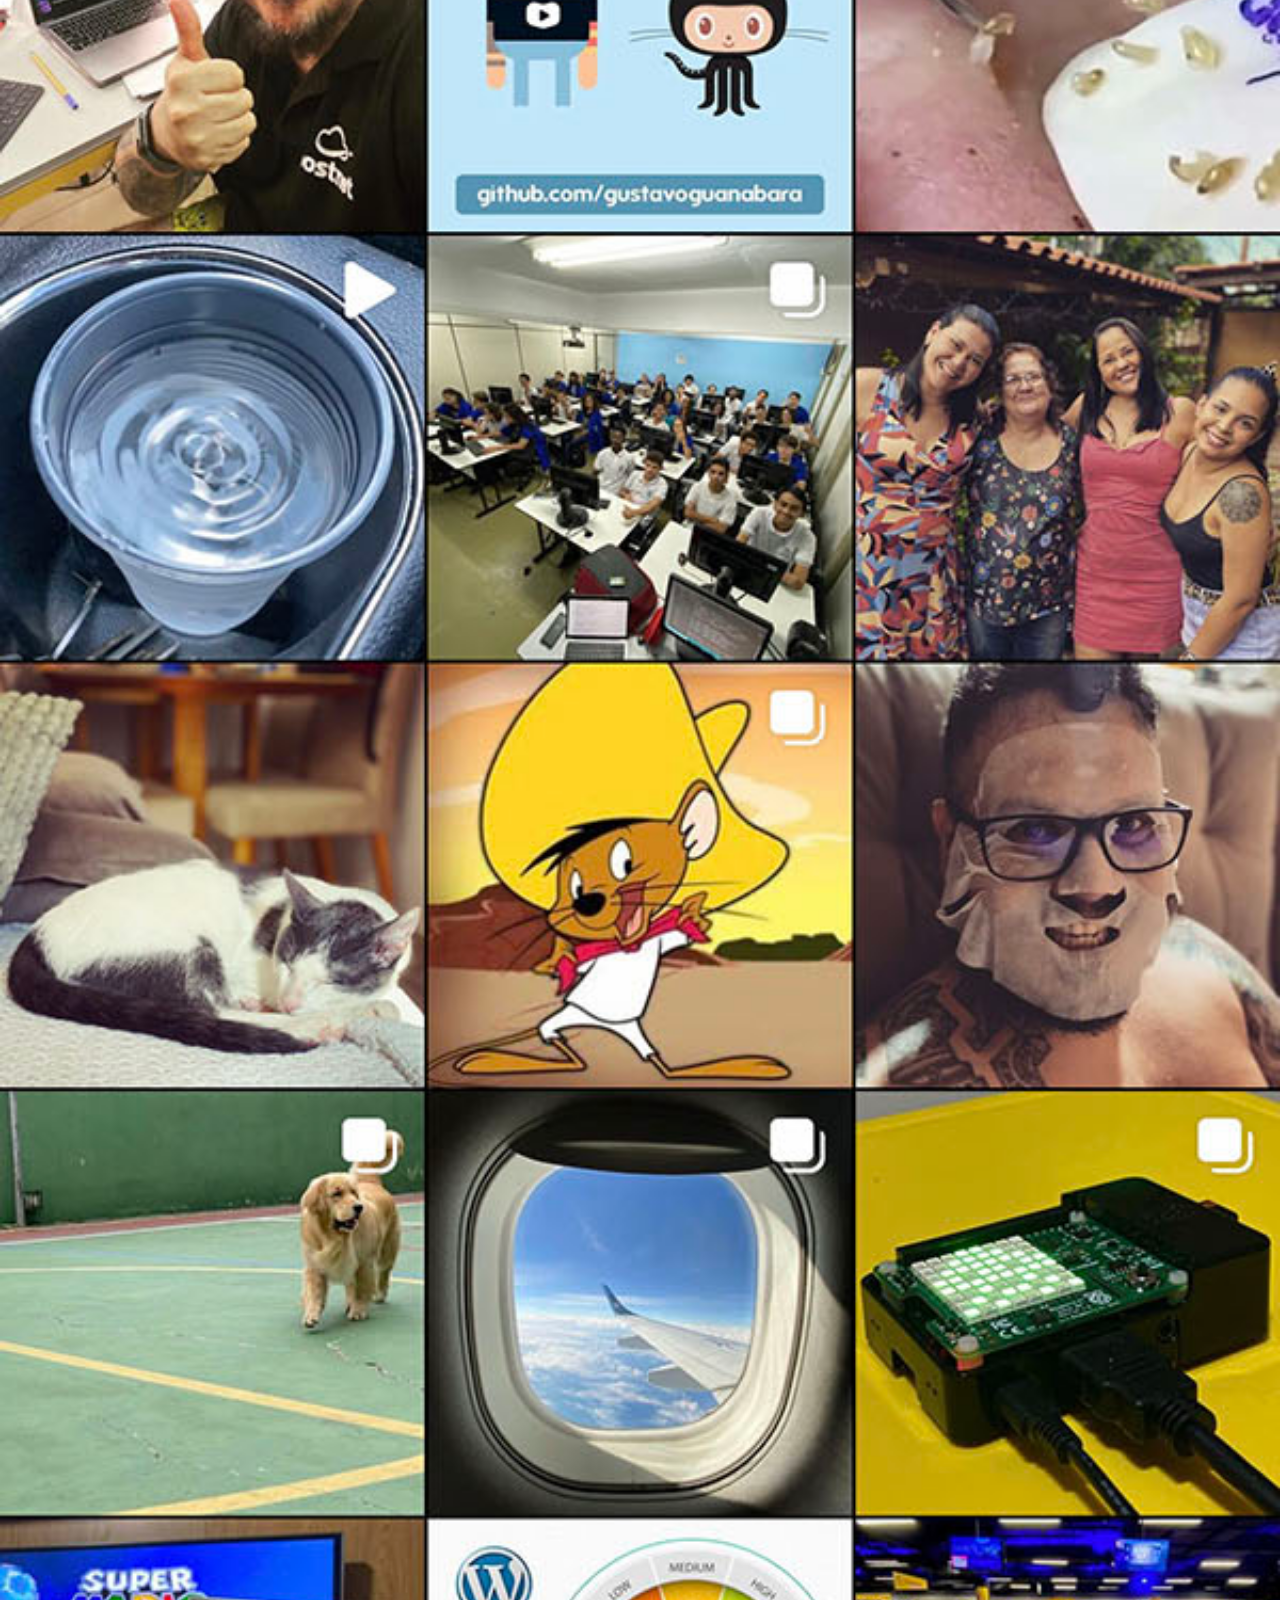
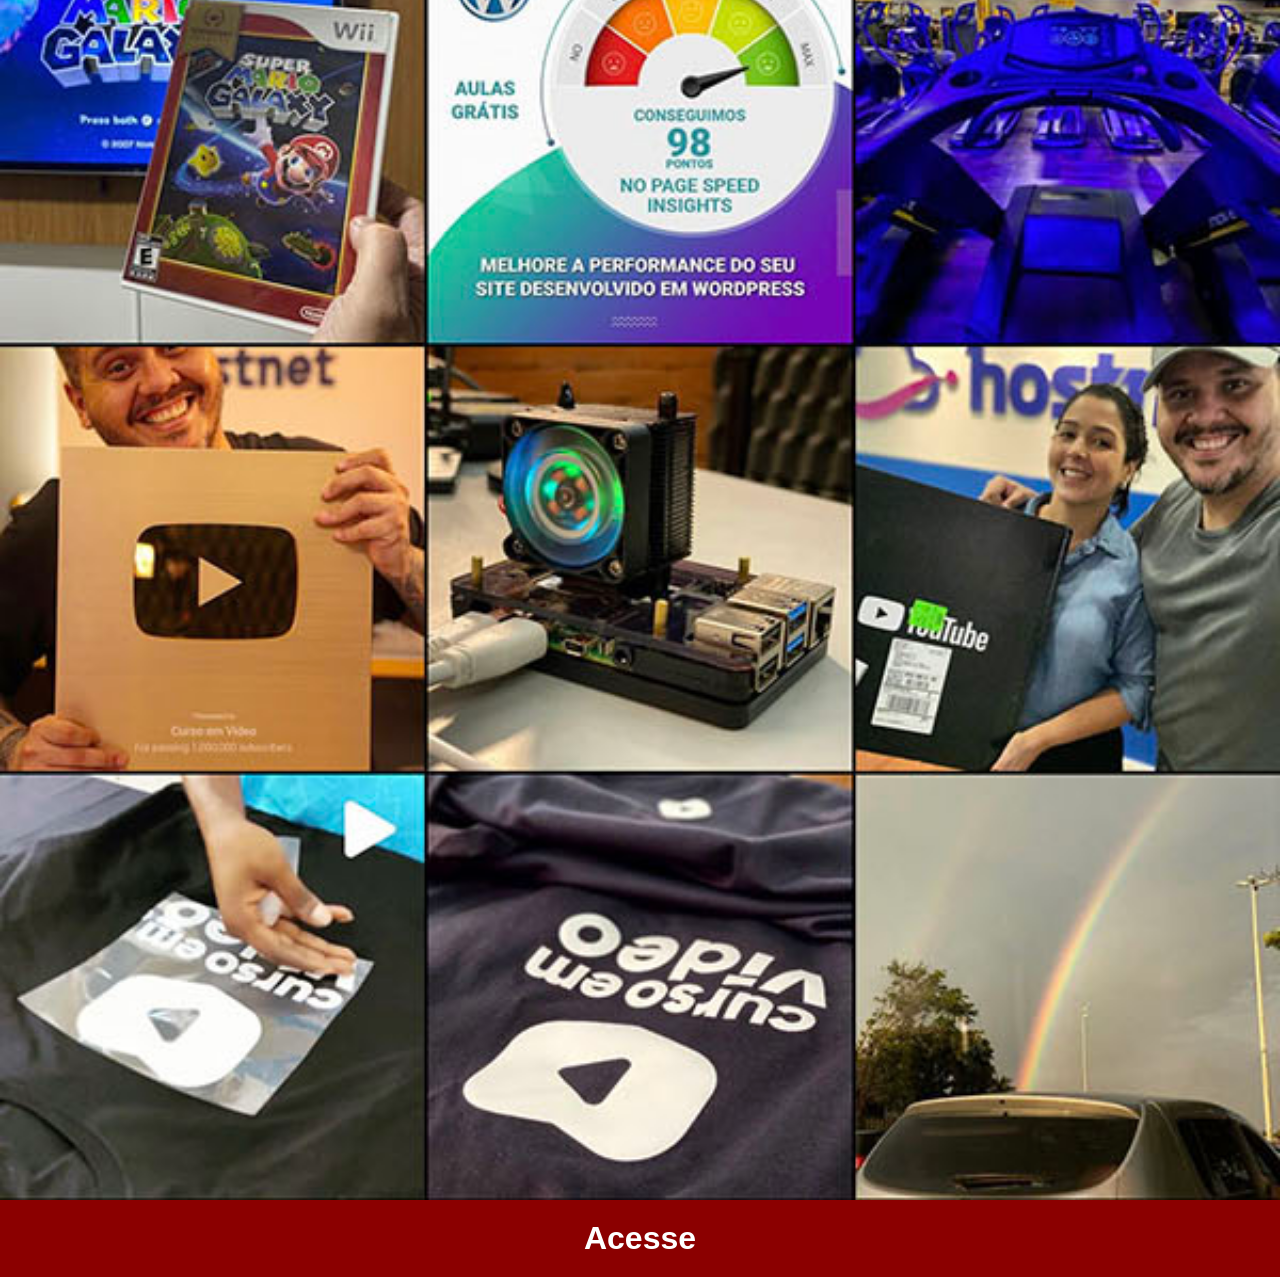
<file: intagram.html>
<!DOCTYPE html>
<html lang="pt-br">
<head>
    <meta charset="UTF-8">
    <meta name="viewport" content="width=device-width, initial-scale=1.0">
    <title>Insta</title>
    <link rel="stylesheet" href="estilos/social.css">:css
</head>
<body>
    <img src="imagens/tela-instagram.jpg" alt="tela instagram">
    <a href="https://www.instagram.com/gustavoguanabara/" target="_blank" rel="external">Acesse</a>
</body>
</html>
</file>
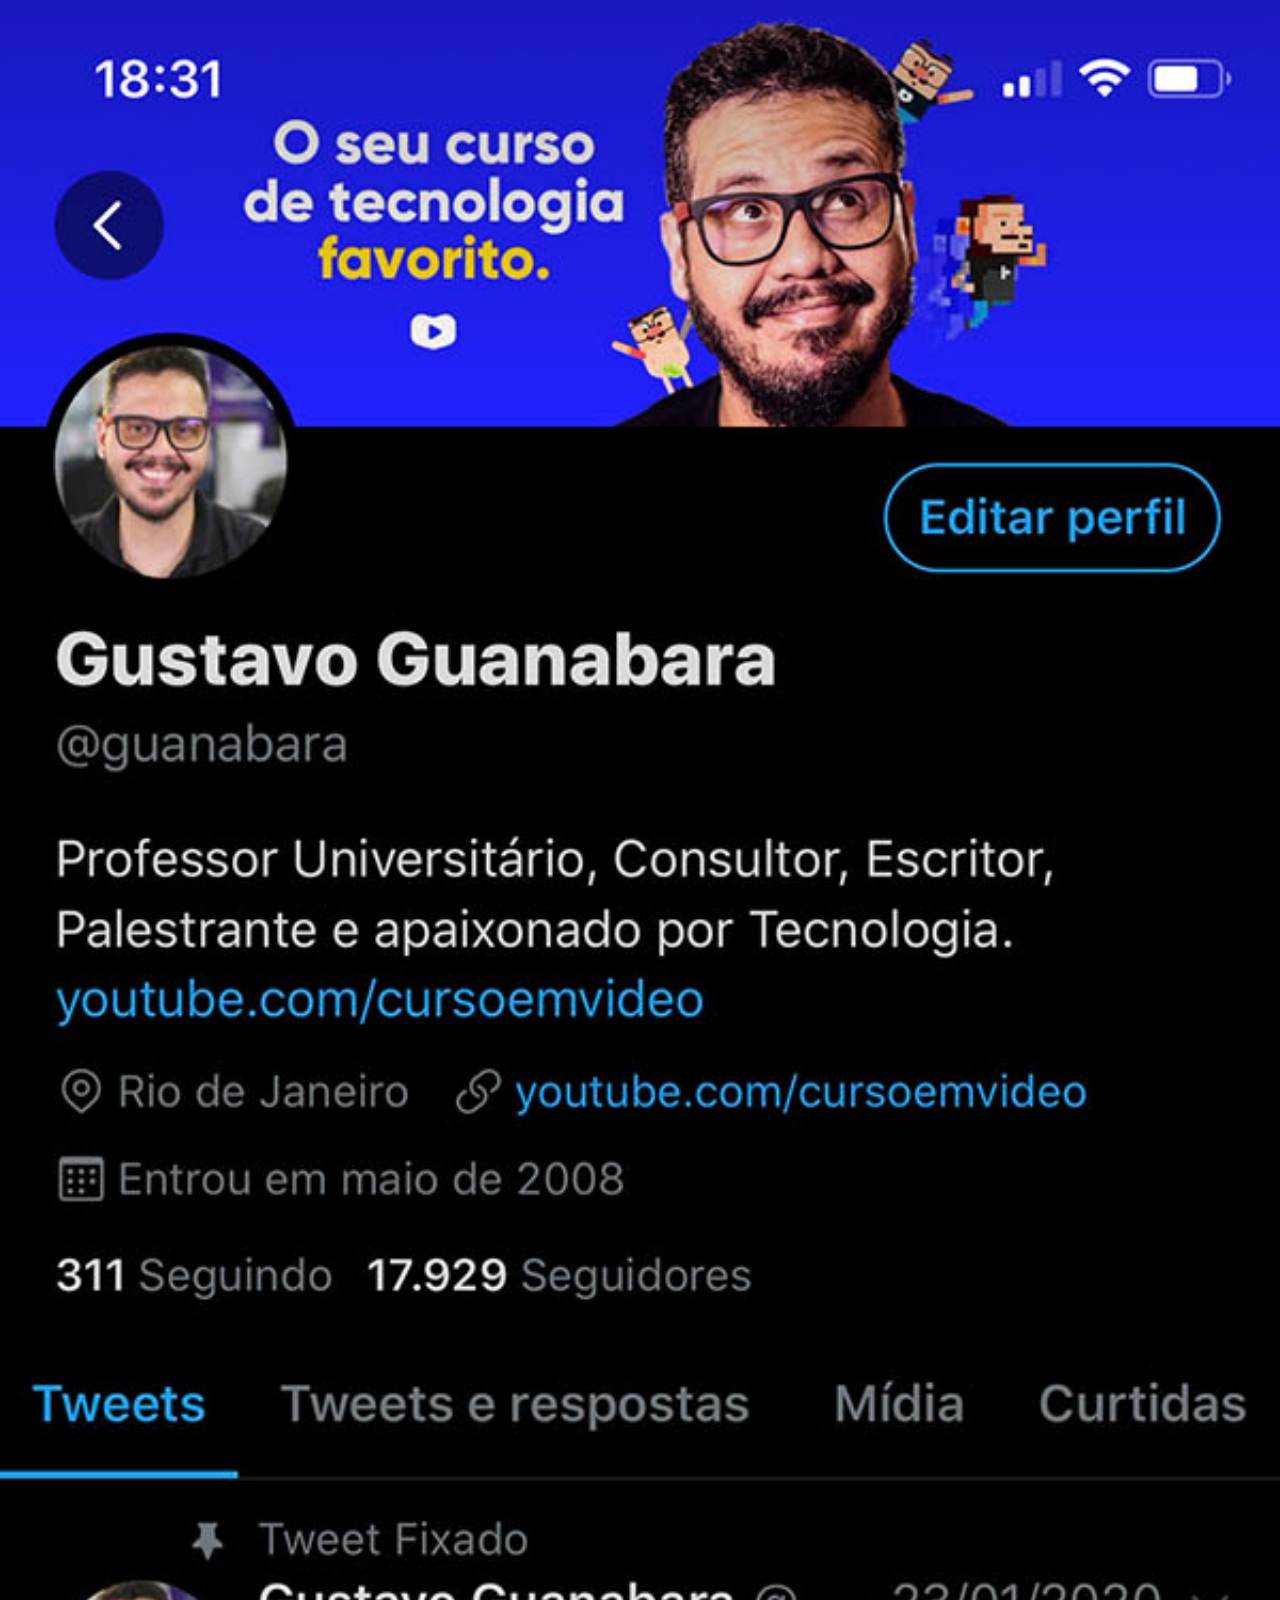
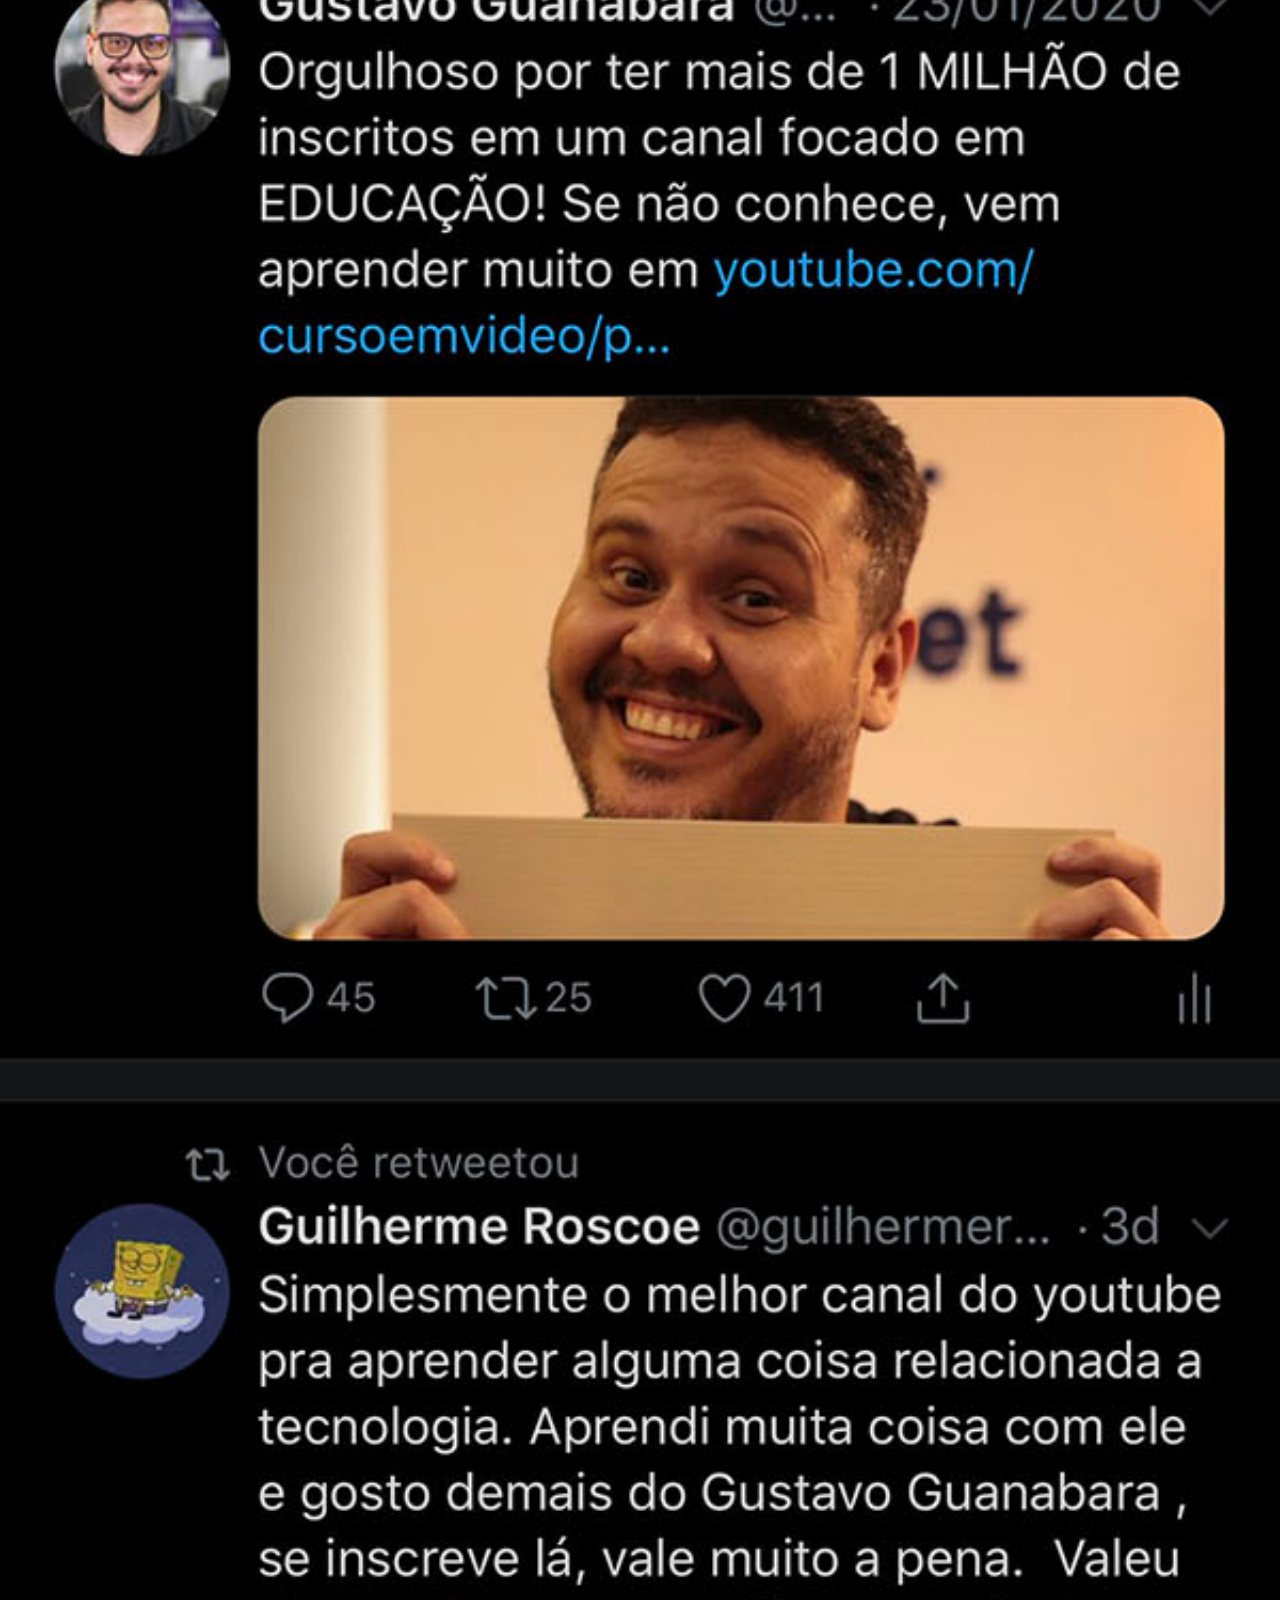
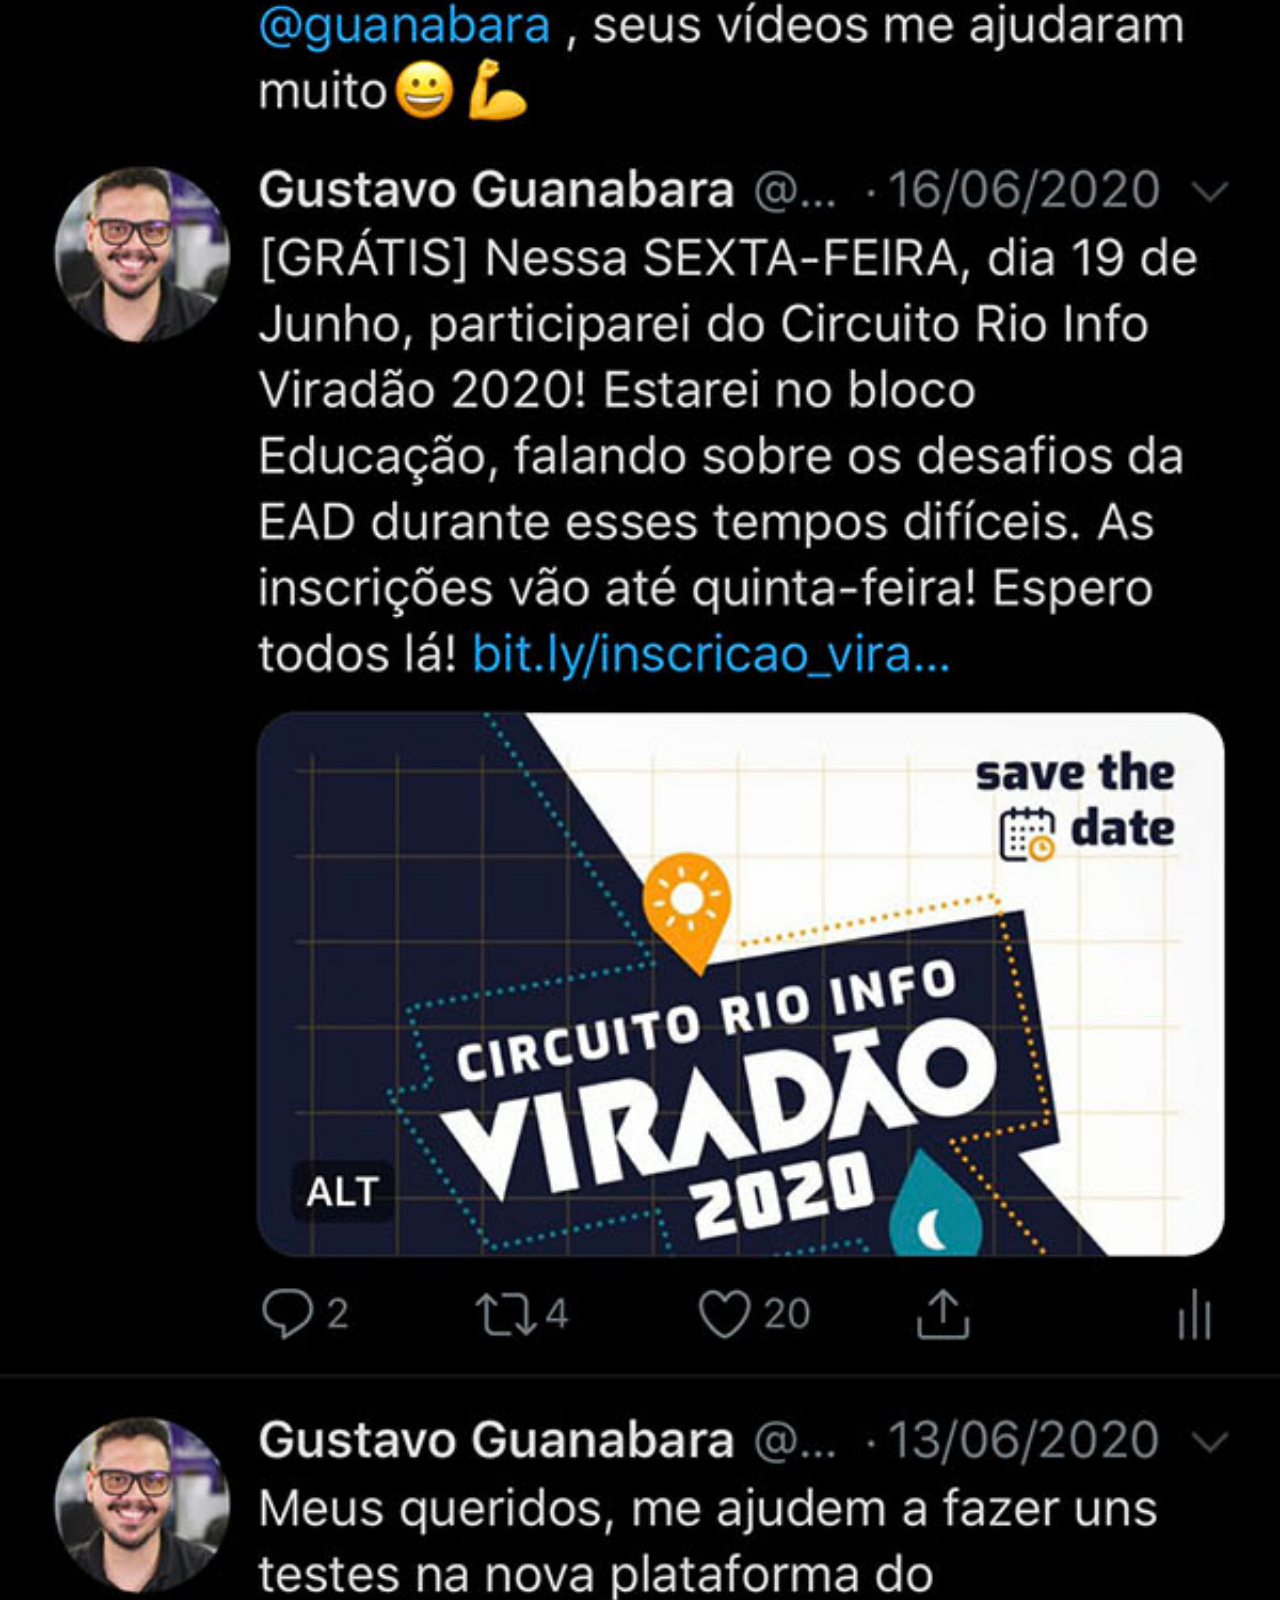
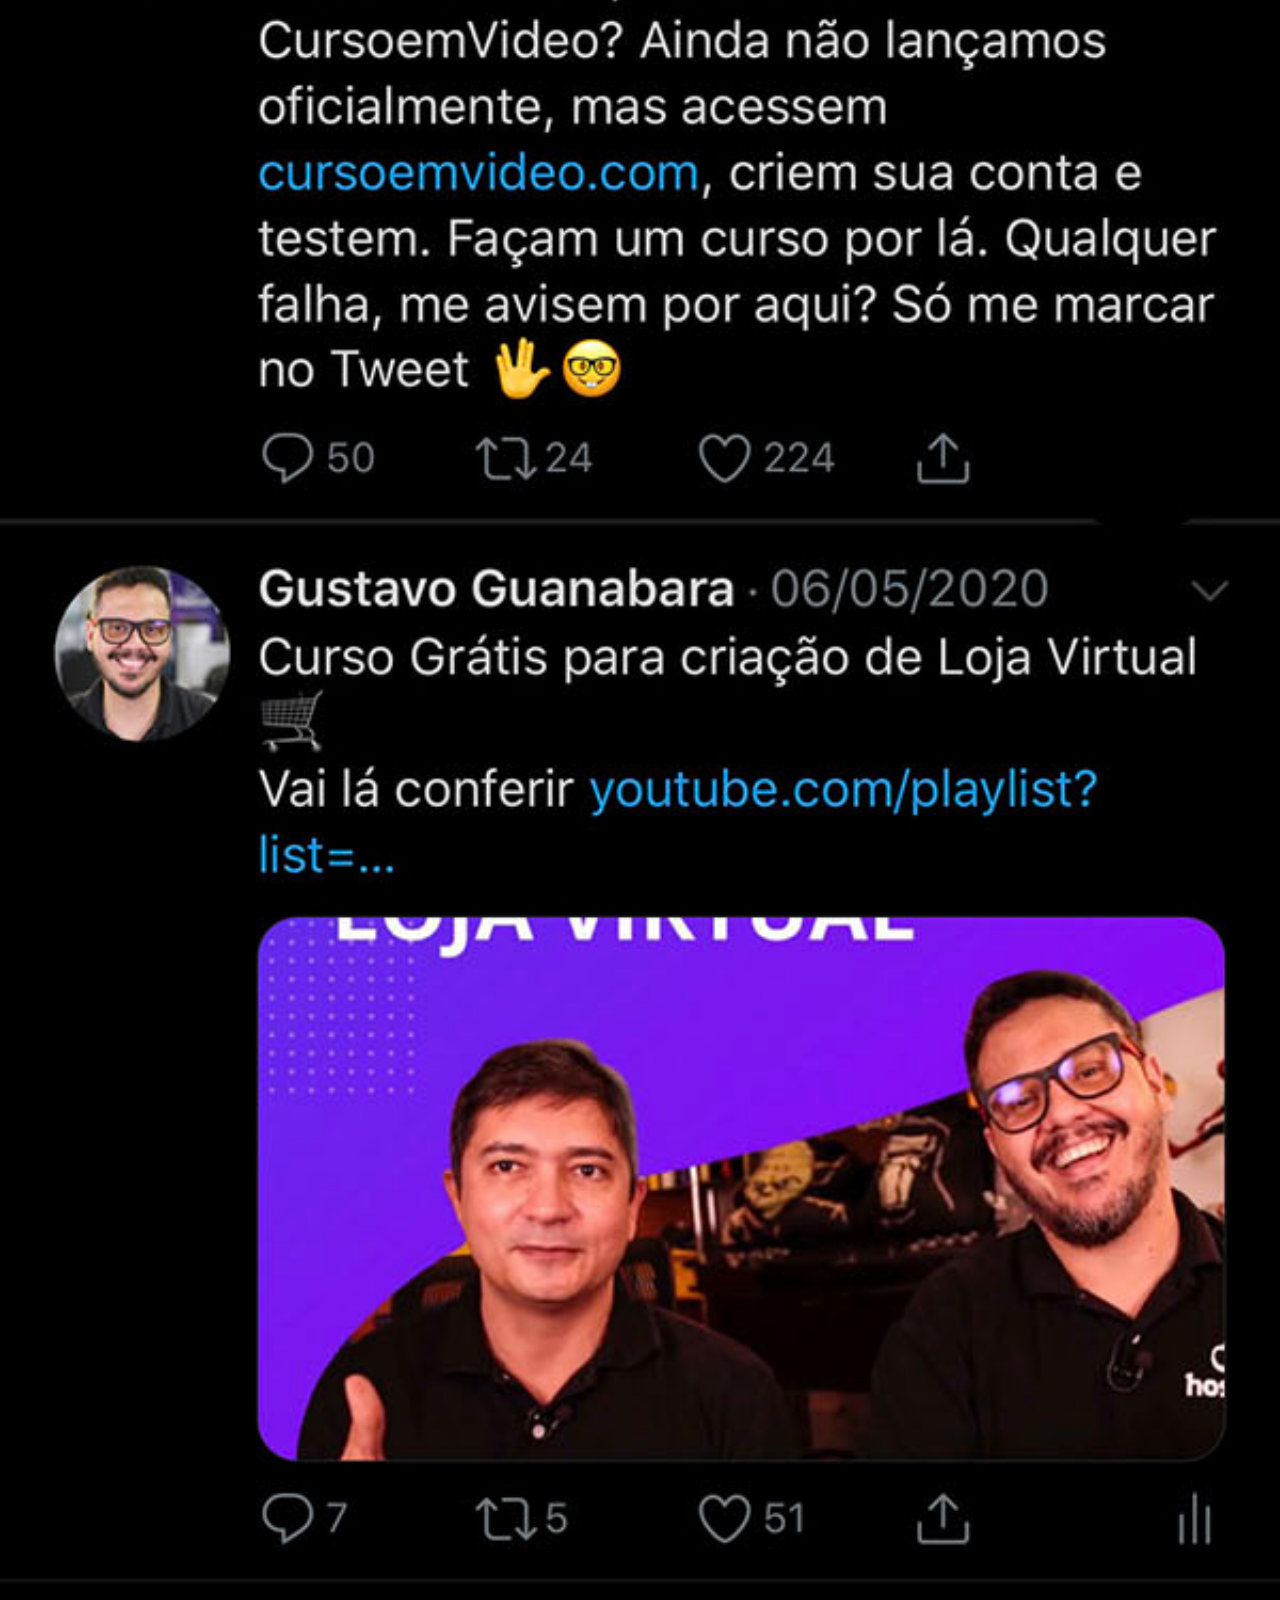
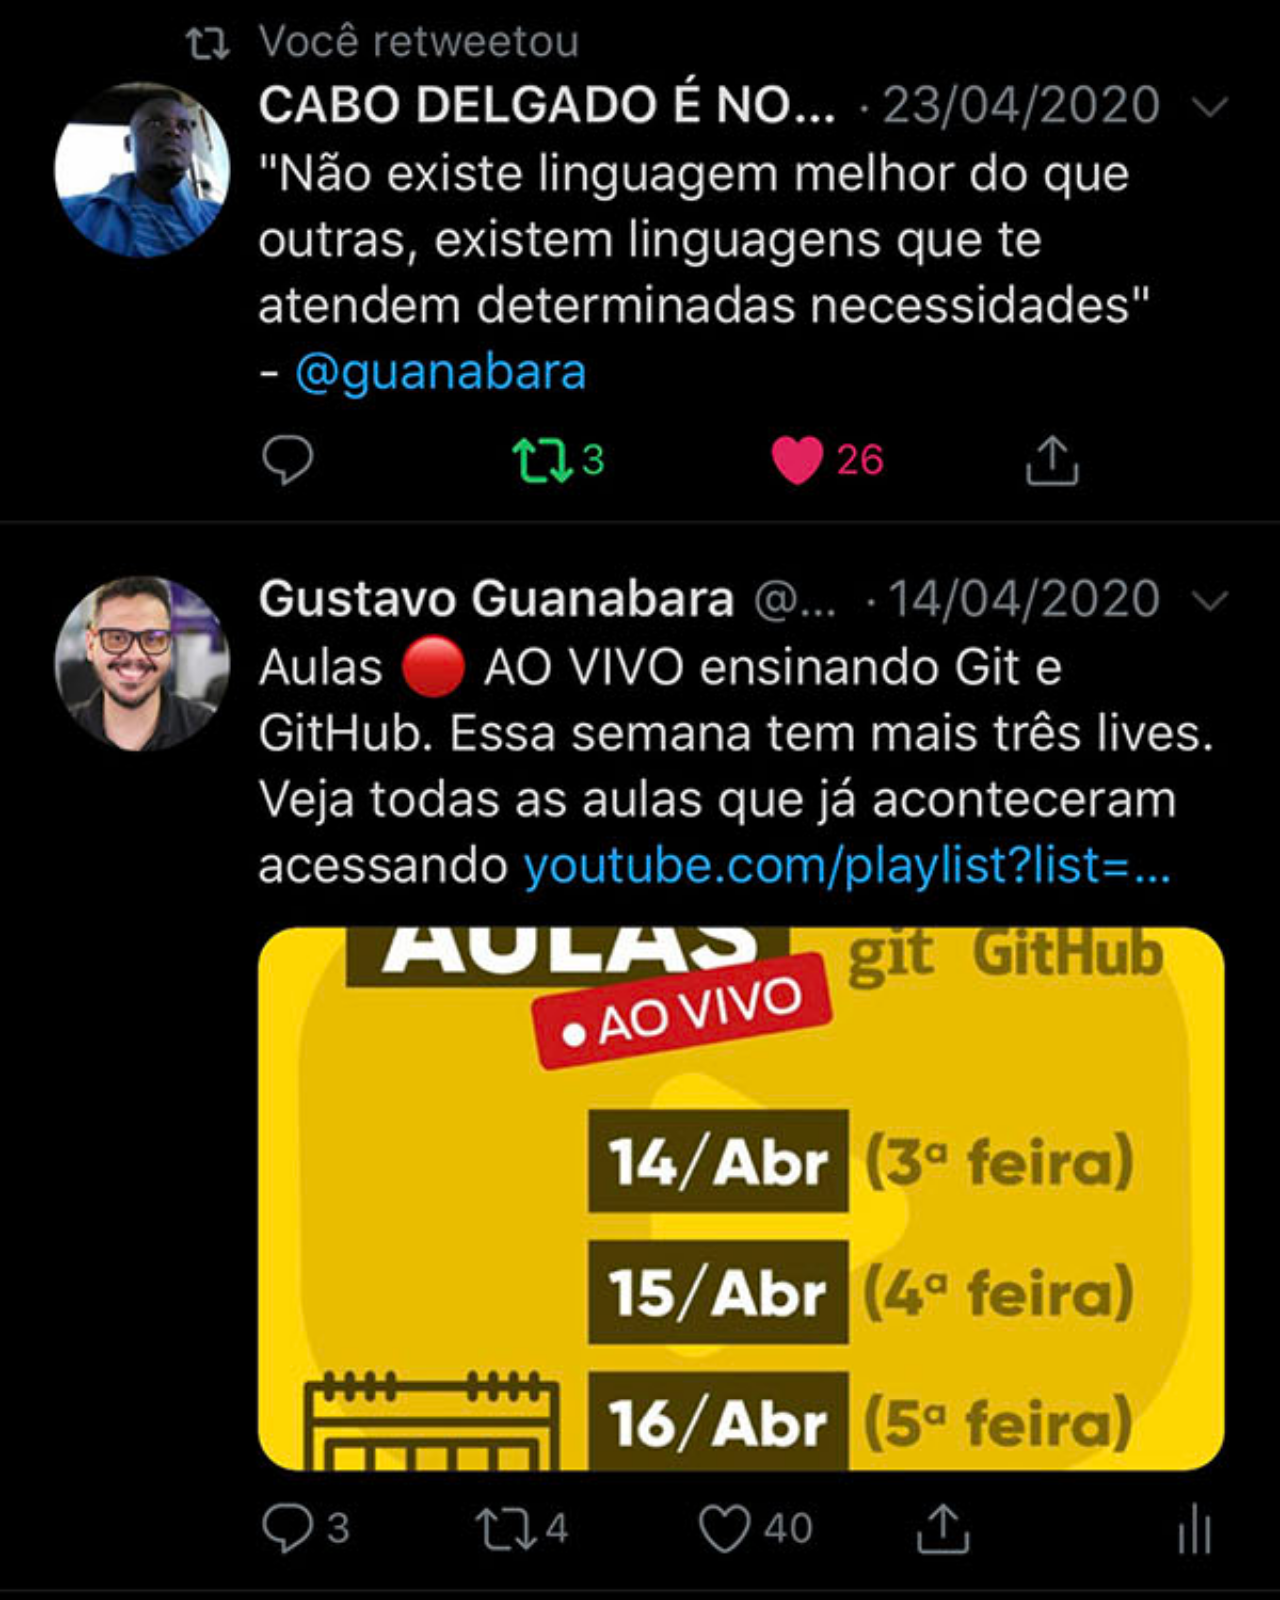
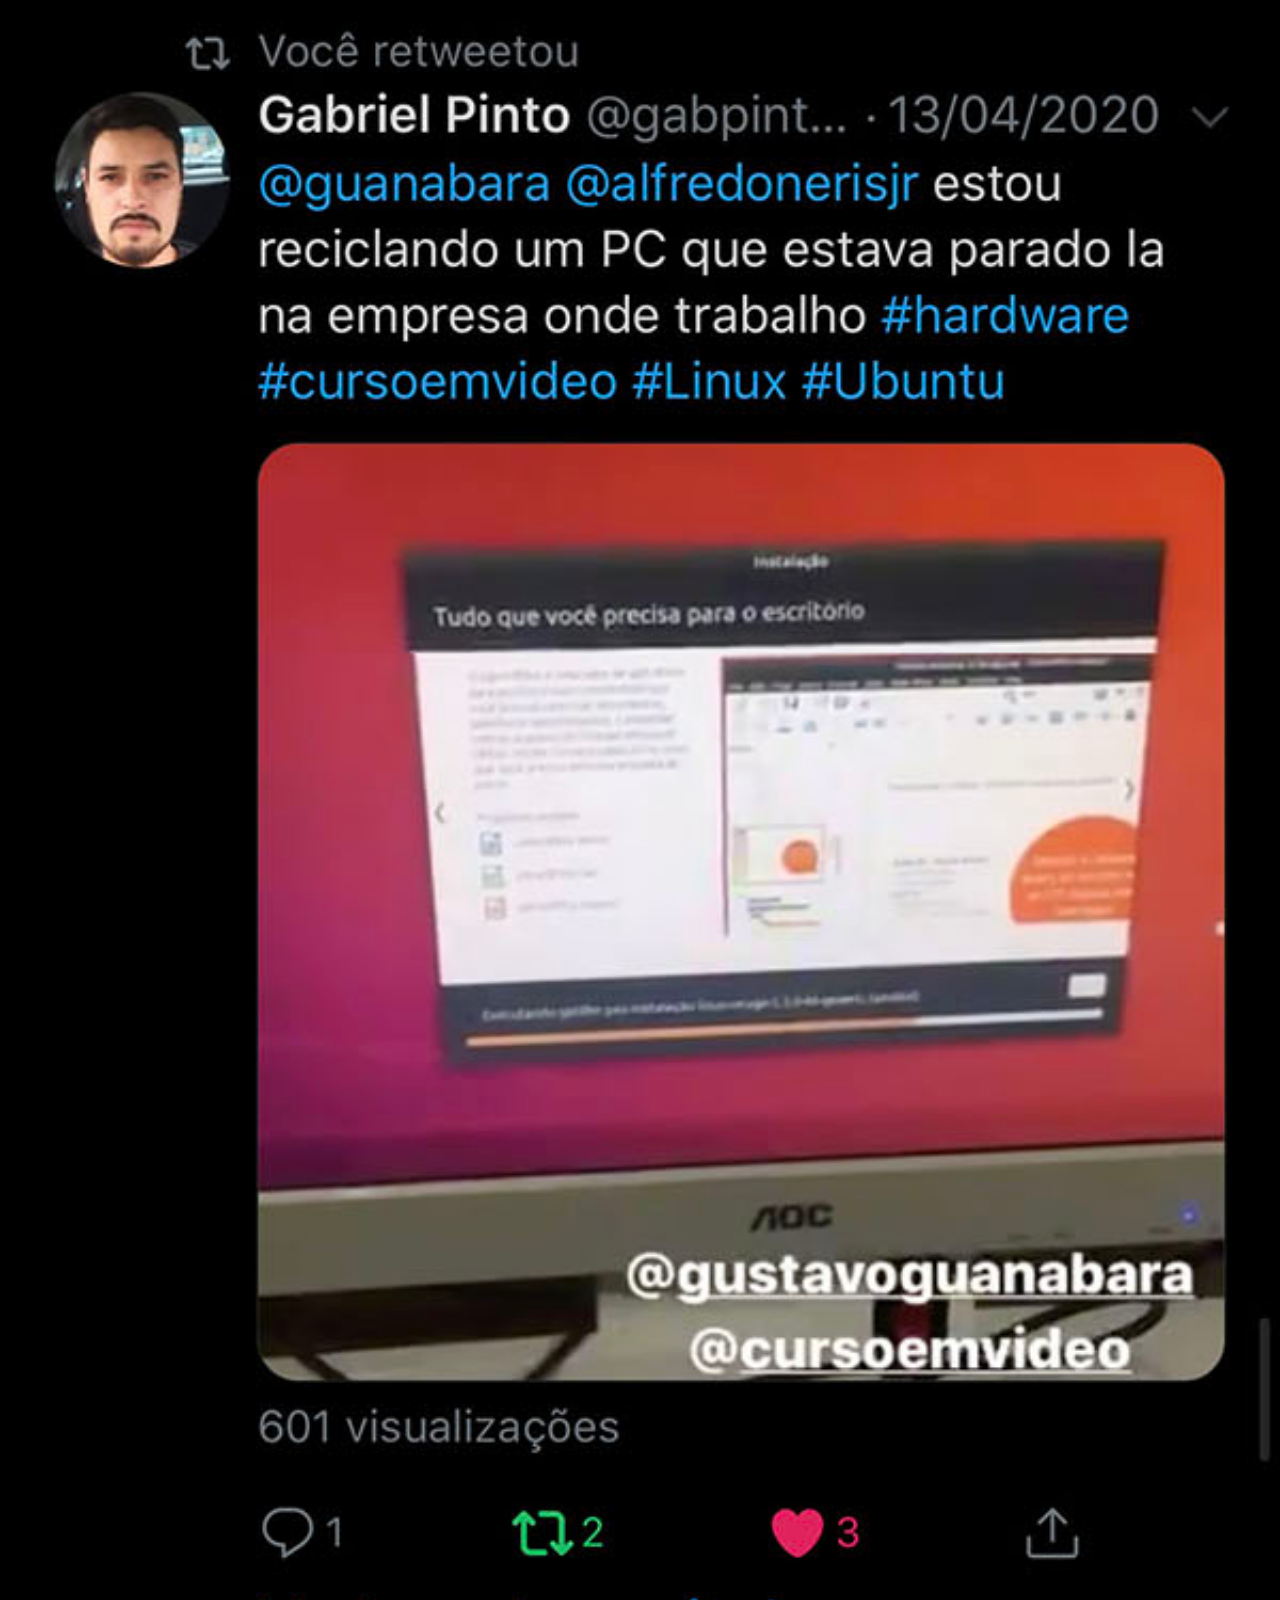
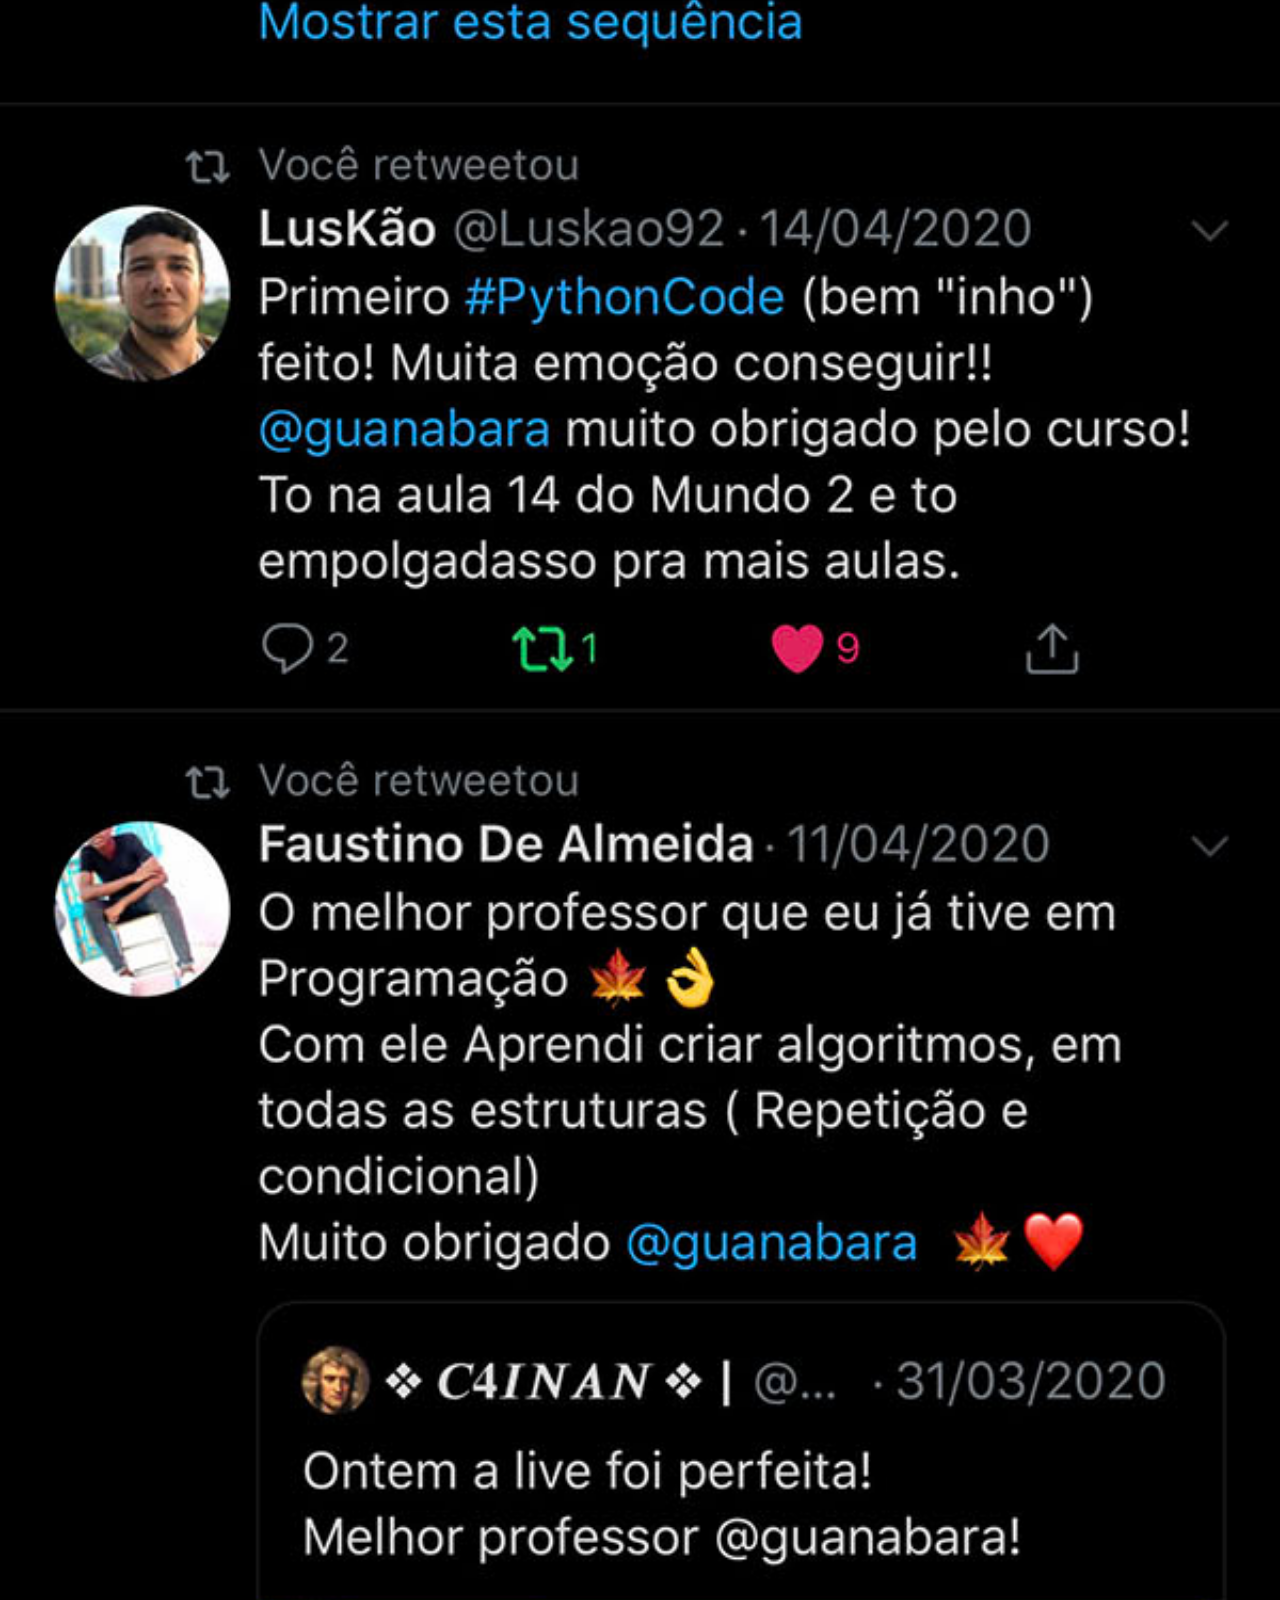
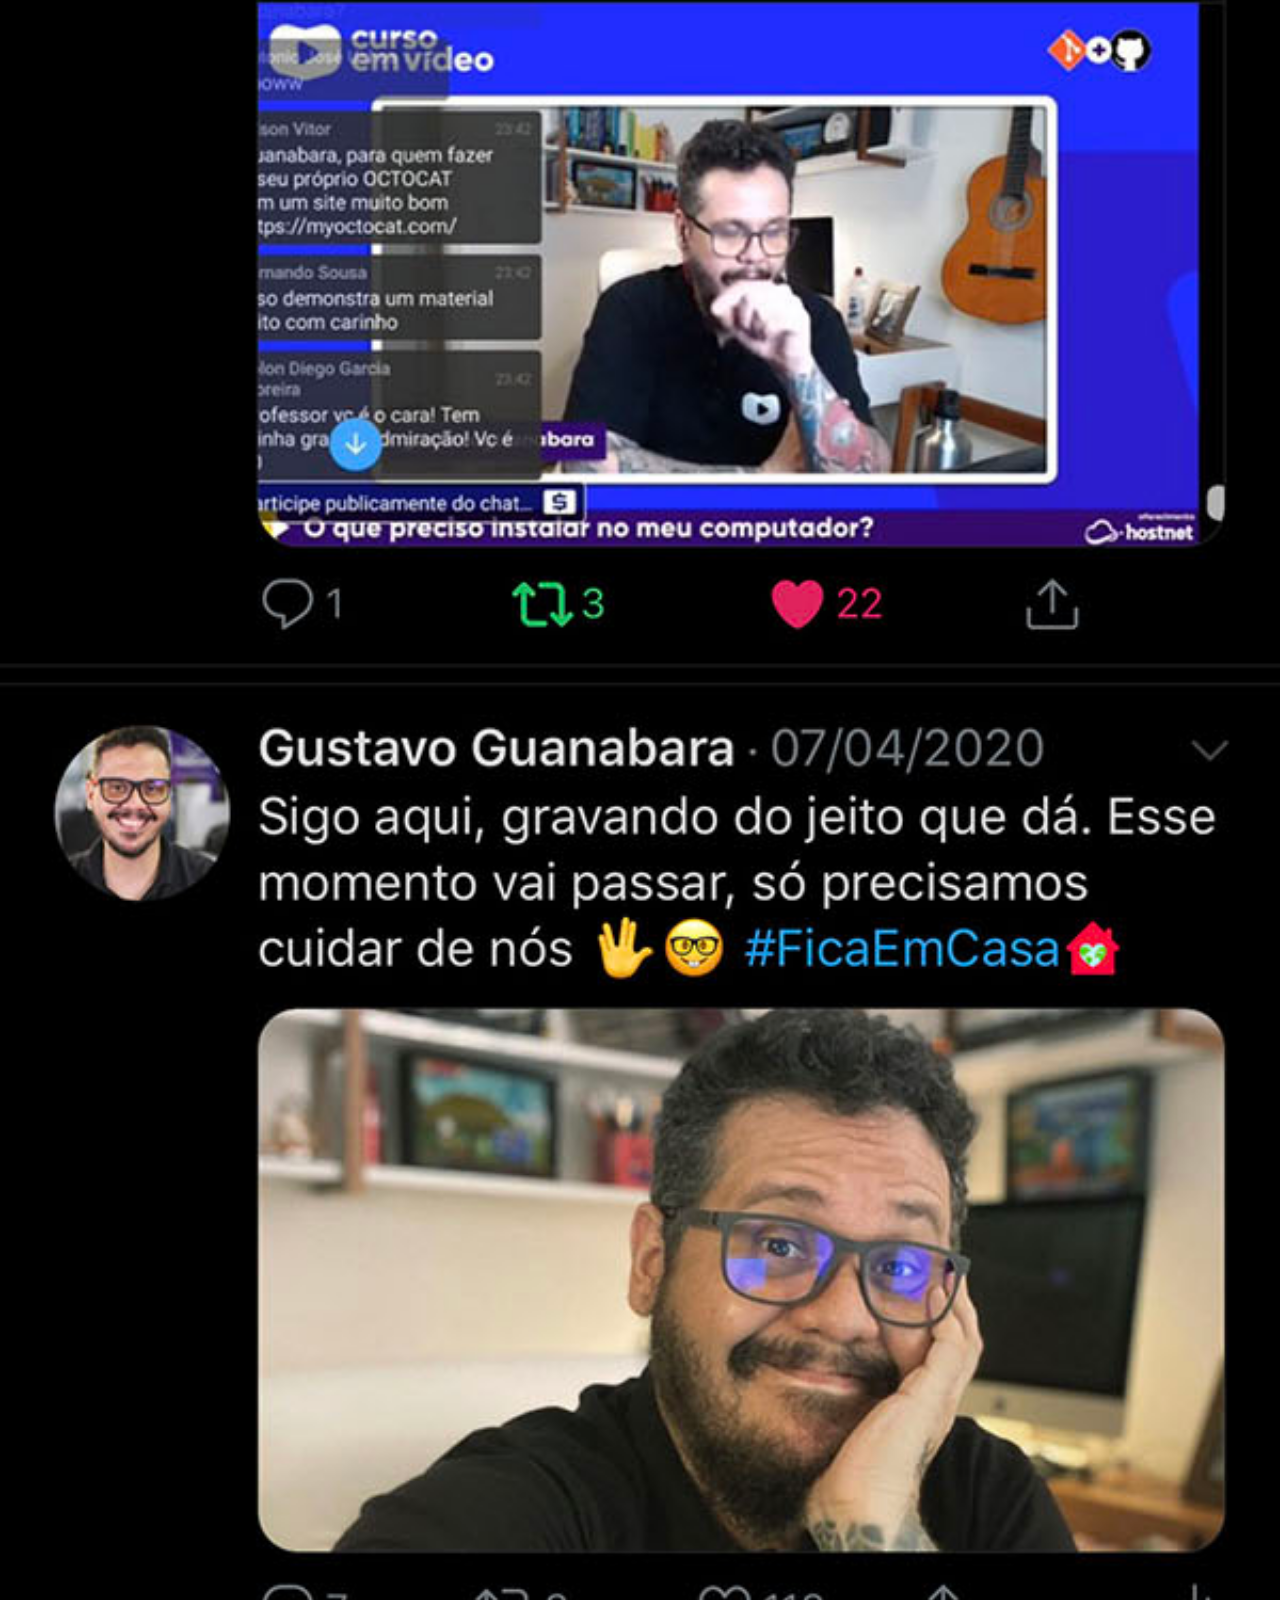
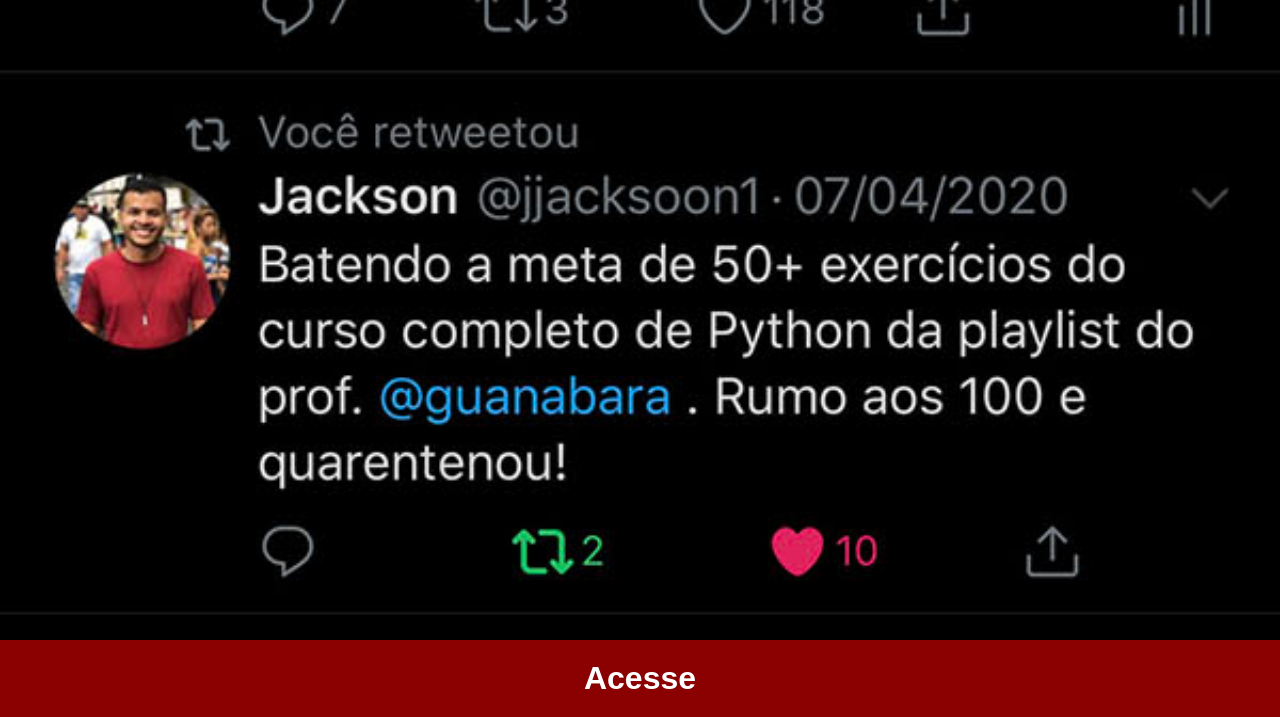
<file: twitter.html>
<!DOCTYPE html>
<html lang="pt-br">
<head>
    <meta charset="UTF-8">
    <meta name="viewport" content="width=device-width, initial-scale=1.0">
    <title>twitter</title>
    <link rel="stylesheet" href="estilos/social.css">
</head>
<body>
    <img src="imagens/tela-twitter.jpg" alt="tela twitter">
    <a href="https://x.com/guanabara" target="_blank">Acesse</a>
</body>
</html>
</file>
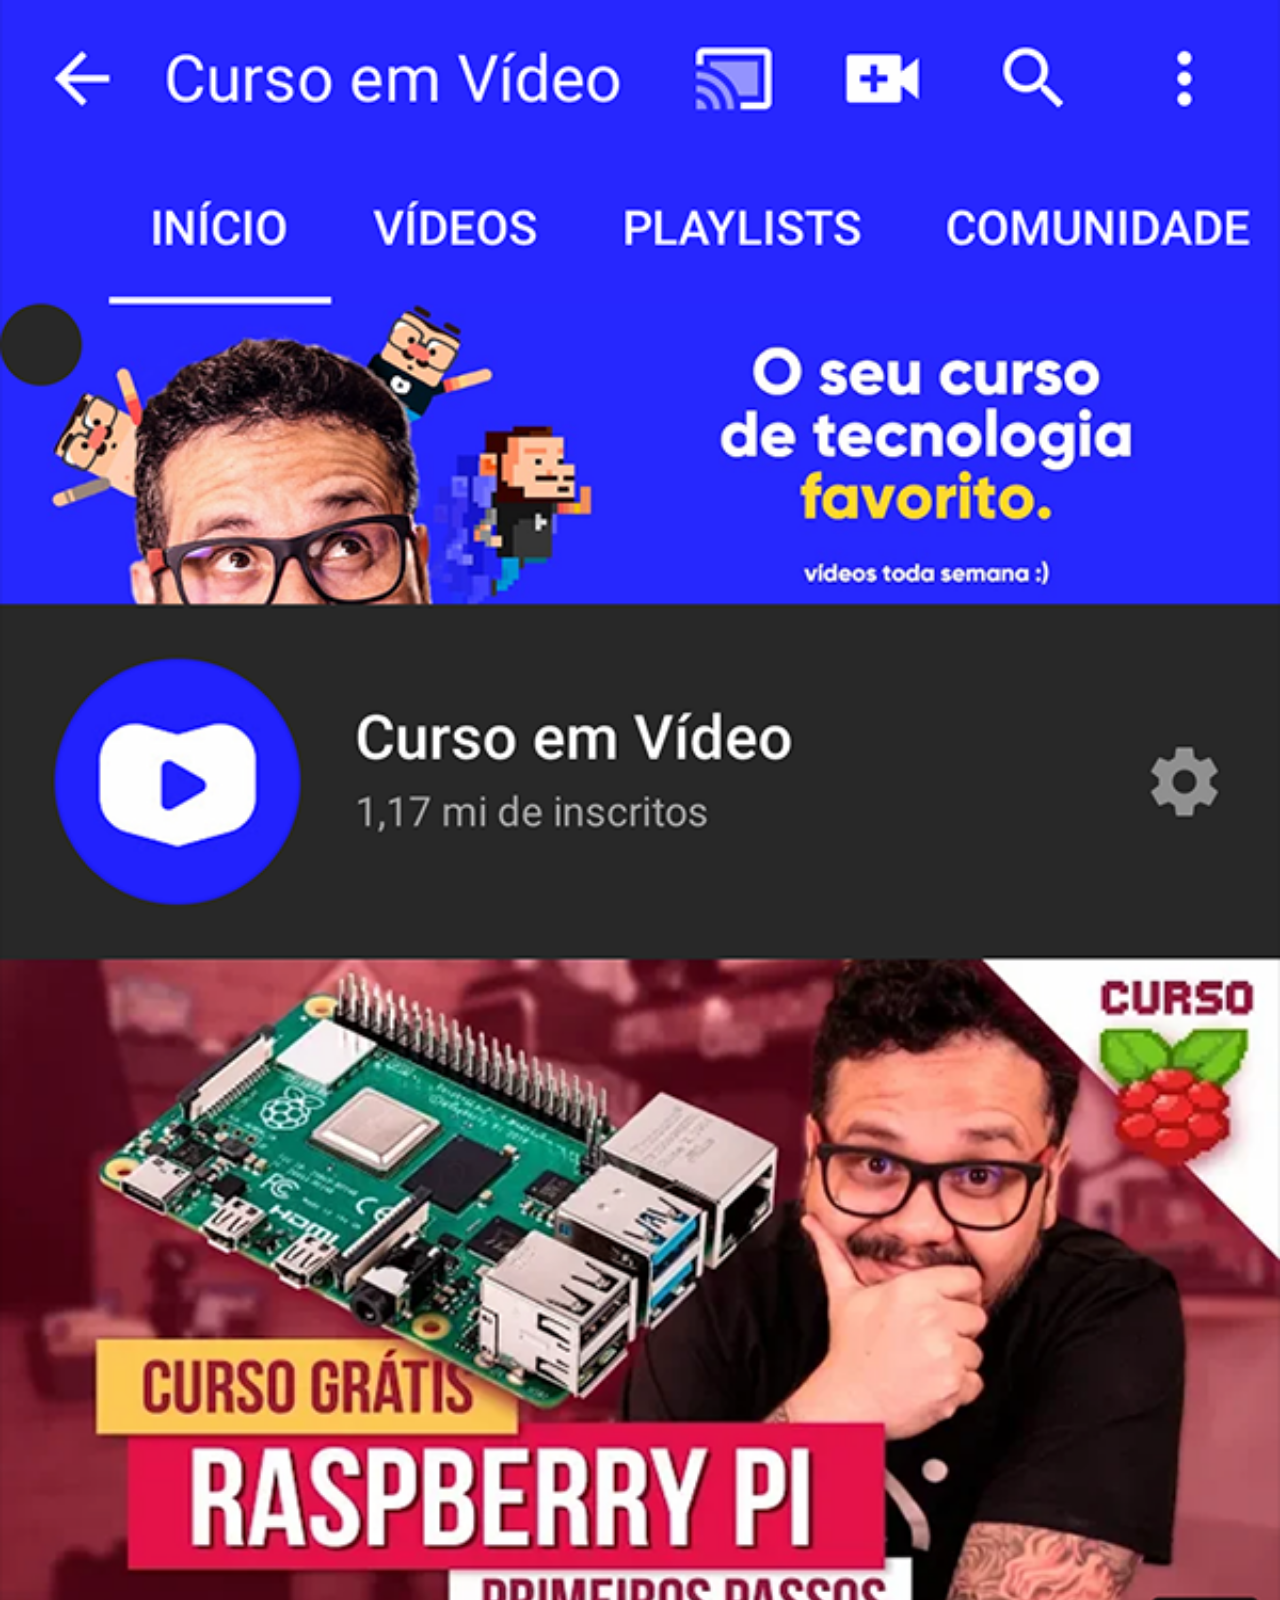
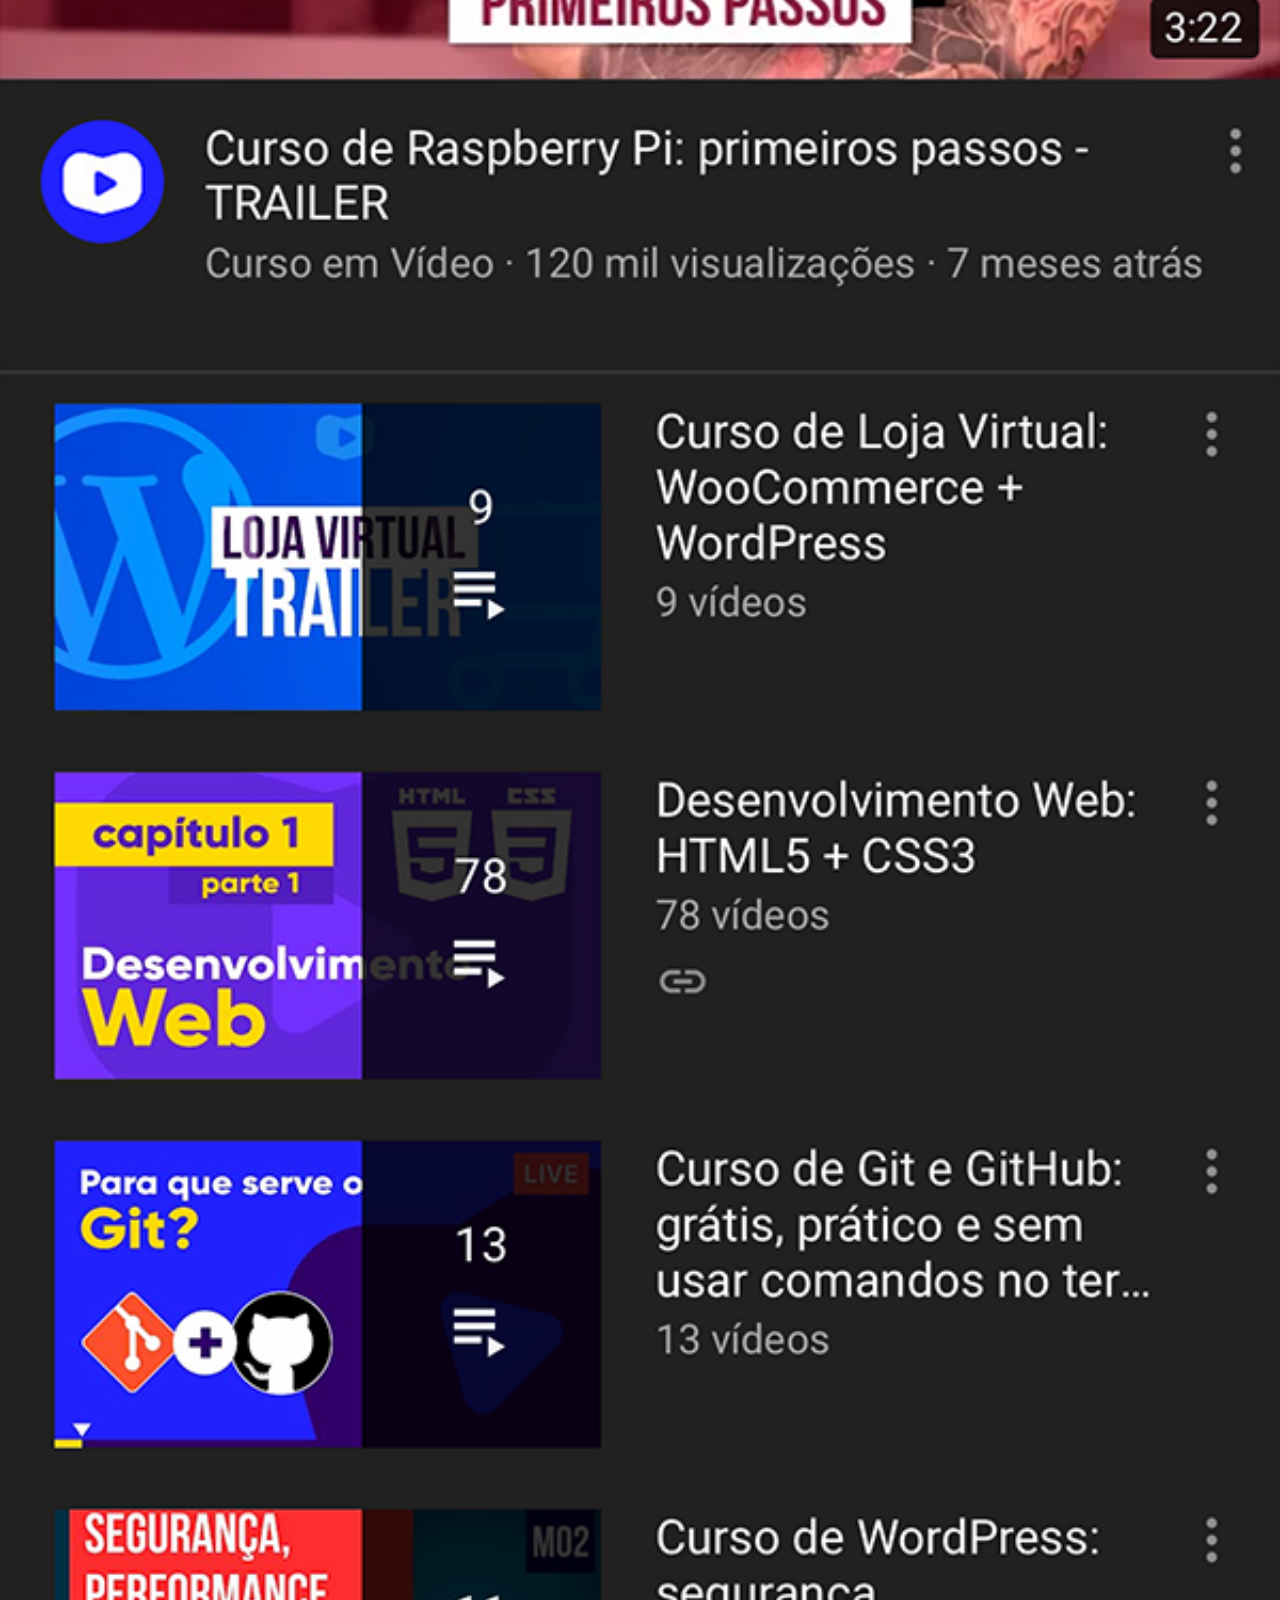
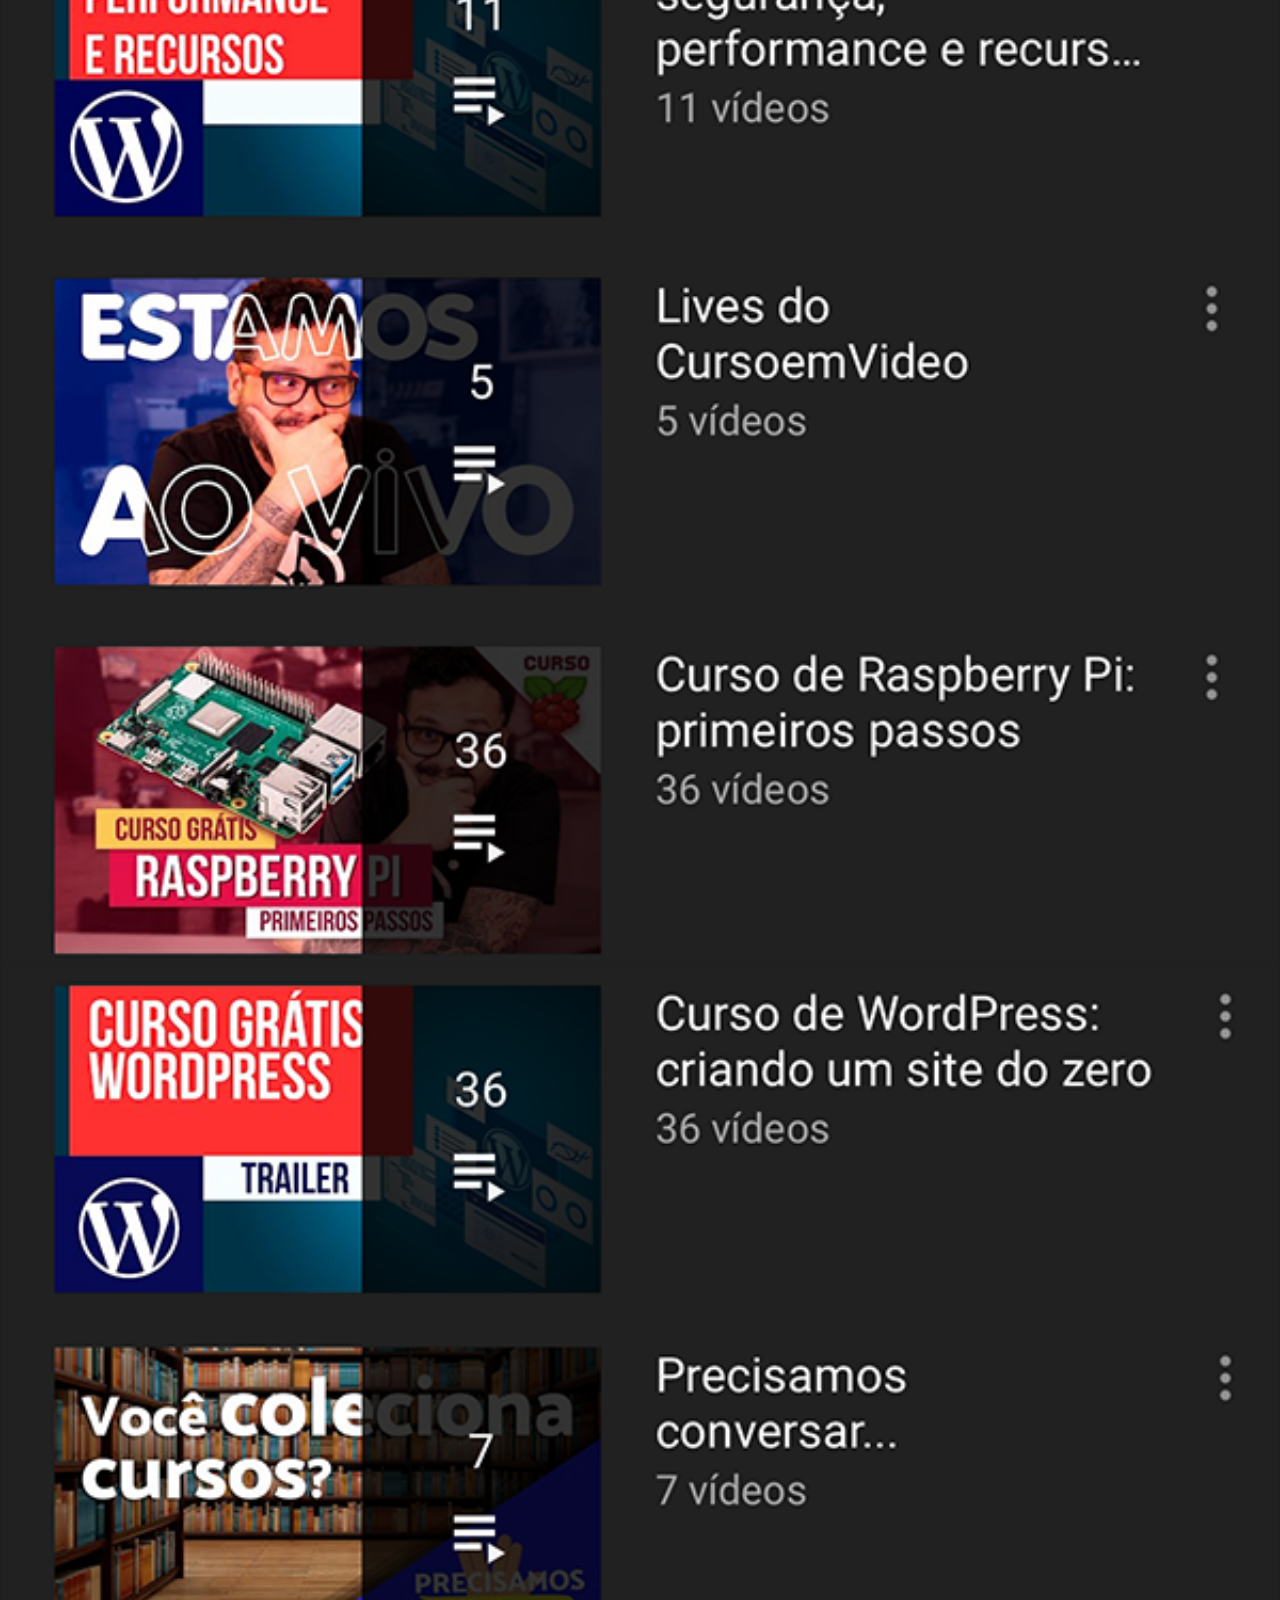
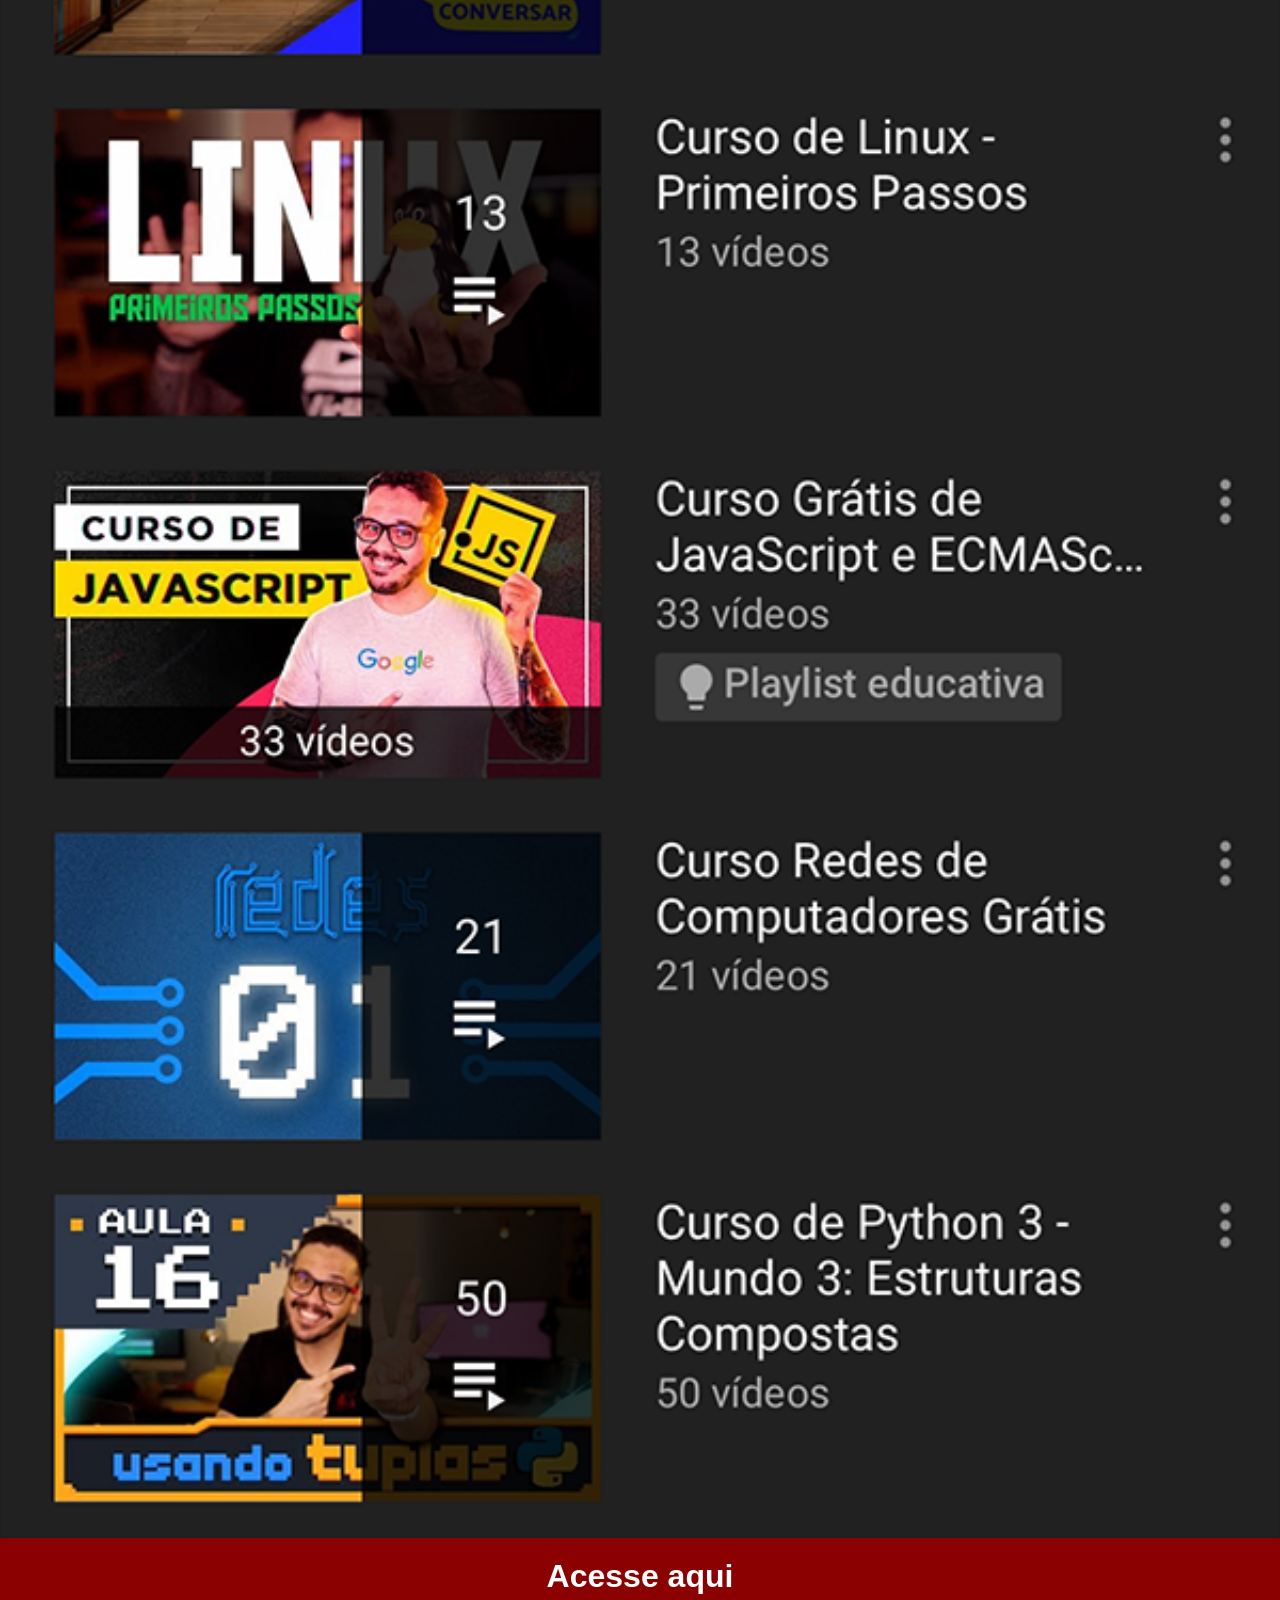
<file: youtube.html>
<!DOCTYPE html>
<html lang="pt-br">
<head>
    <meta charset="UTF-8">
    <meta name="viewport" content="width=device-width, initial-scale=1.0">
    <title>Youtube</title>
   <link rel="stylesheet" href="estilos/social.css">
</head>
<body>
 <img src="imagens/tela-youtube.png" alt="">
 <a href="https://www.youtube.com/@cursoemvideo/playlists" target="_blank" rel="external">Acesse aqui</a>
</body>
</html>
</file>
<file: estilos/style.css>
@charset "UTF-8";

*{
    margin: 0;
    padding: 0px;
}

html, body{
    height: 100vh;
    width: 100vw;
    background-color: black;
}
body{
    background-image: url(../imagens/fundo-madeira.jpg);
    background-position: top center;
    background-repeat: no-repeat;
    background-size: cover;
    background-attachment: fixed;
}
main{
    position: relative;
    height: 100vh;
   
    
}
section#celular{
    background-image: url(../imagens/frame-iphone.png);
    background-repeat: no-repeat;
    position:absolute;
    top: 50%;
    left: 50%;
    transform:translate(-50%, -50%);
    width: 311px;
    height: 627px;
    background-size: 100% 100%;
    
}
iframe#tela{
    position: relative;
    top: 80px;
    left: 22px;
    width: 267px;
    height: 471px;
    background-color: white;
}
section#redes{
    text-align: right;
}
section#redes a img{
    border-radius: 50%;
    width: 70px;
    margin: 10px;
    box-shadow: 1px 1px 5px rgba(0, 0, 0, 0.417);
}
section#redes img:hover{
    border: 2px solid rgba(255, 255, 255, 0.681);
    box-sizing: border-box;
    transform: translate(-5px, -5px);
    box-sizing: 5px 5px 10px rgba(0, 0, 0, 0.672);
    transition: 0.5s;
}
</file>
<file: estilos/social.css>
@charset "UTF-8";
           *{
            margin: 0;
            pad: 0;
            font-family: Arial, Helvetica, sans-serif;
        }
        body{
            width: 100vw;
            height: 100vh;
            background-color: black;
        }
        img{
            display: block;
            width: 100vw;
        }
        a{
            display: block;
            background-color: darkred;
            padding: 20px;
            text-align: center;
            text-decoration: none;
            color: white;
            font-size: 2em;
            font-weight: bolder;
        }
        a:hover{
            background-color: red;
            transition: 0.5s;
        }
</file>
